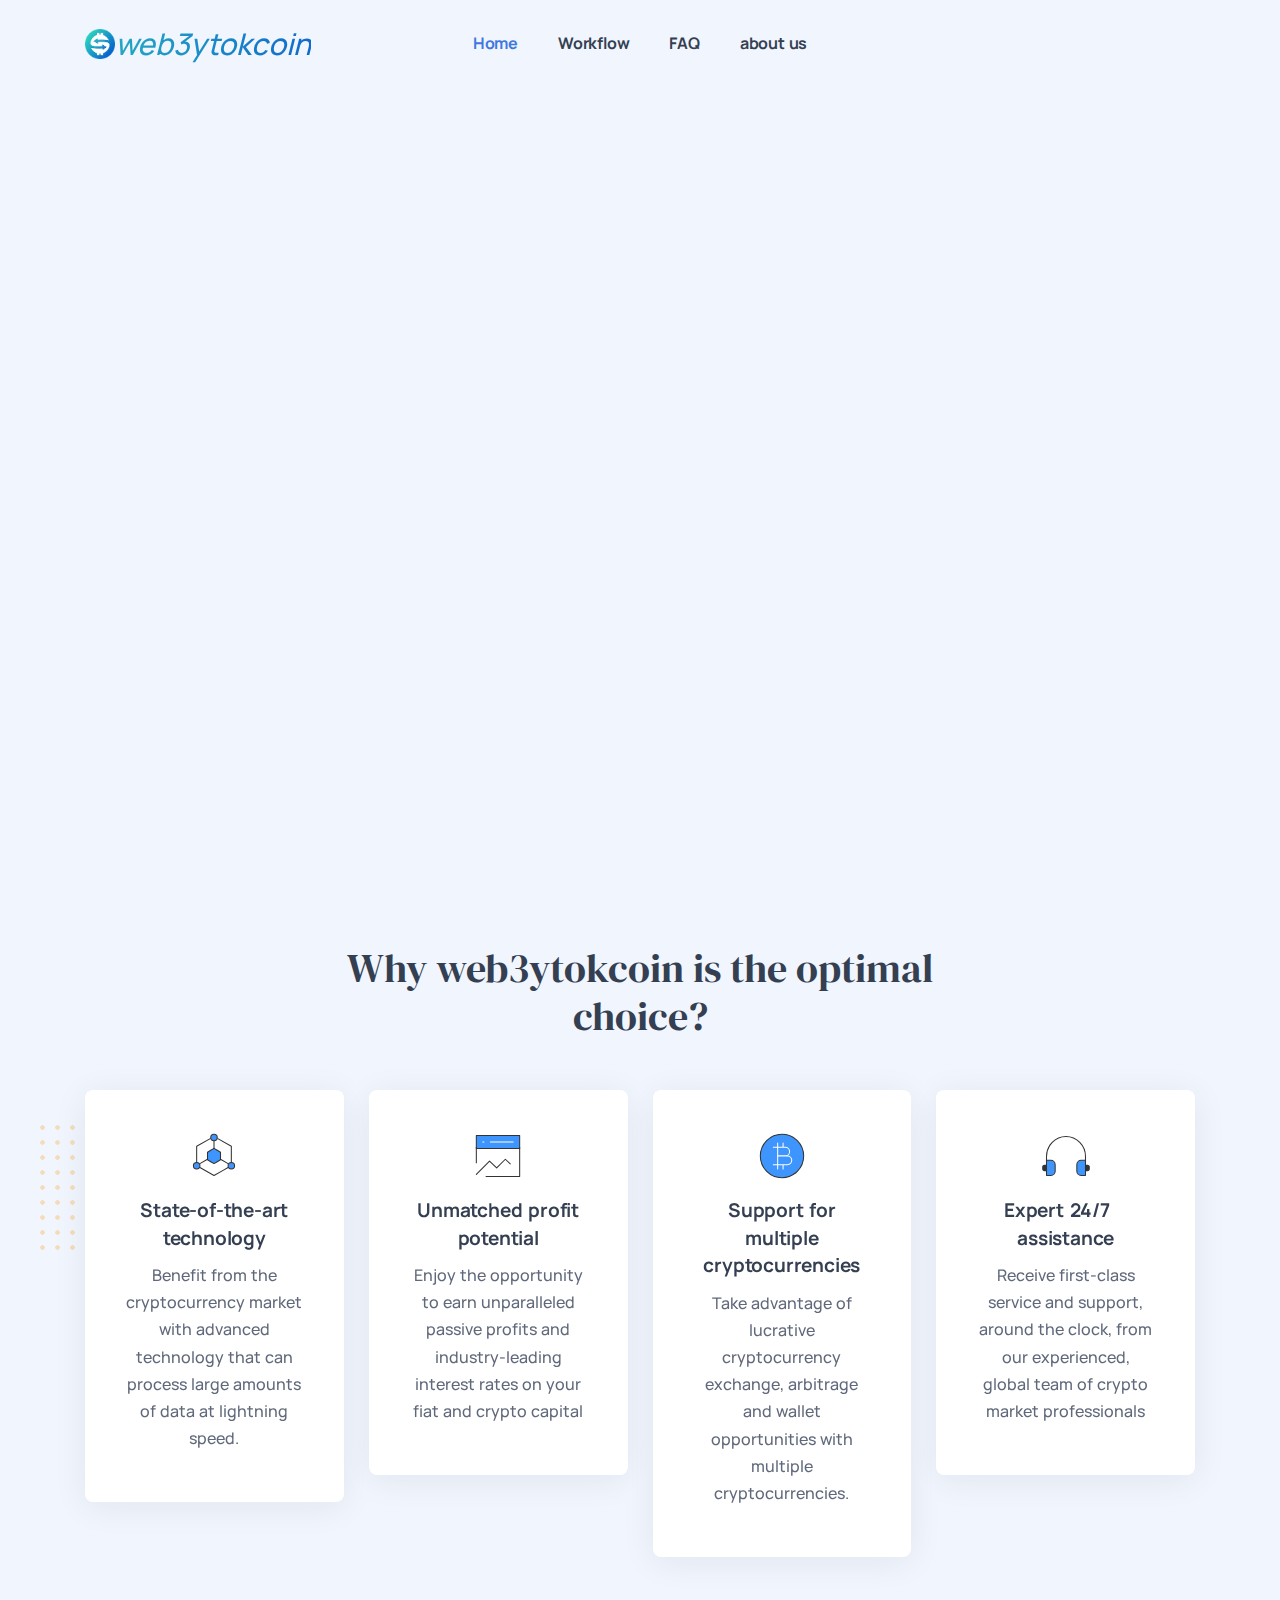
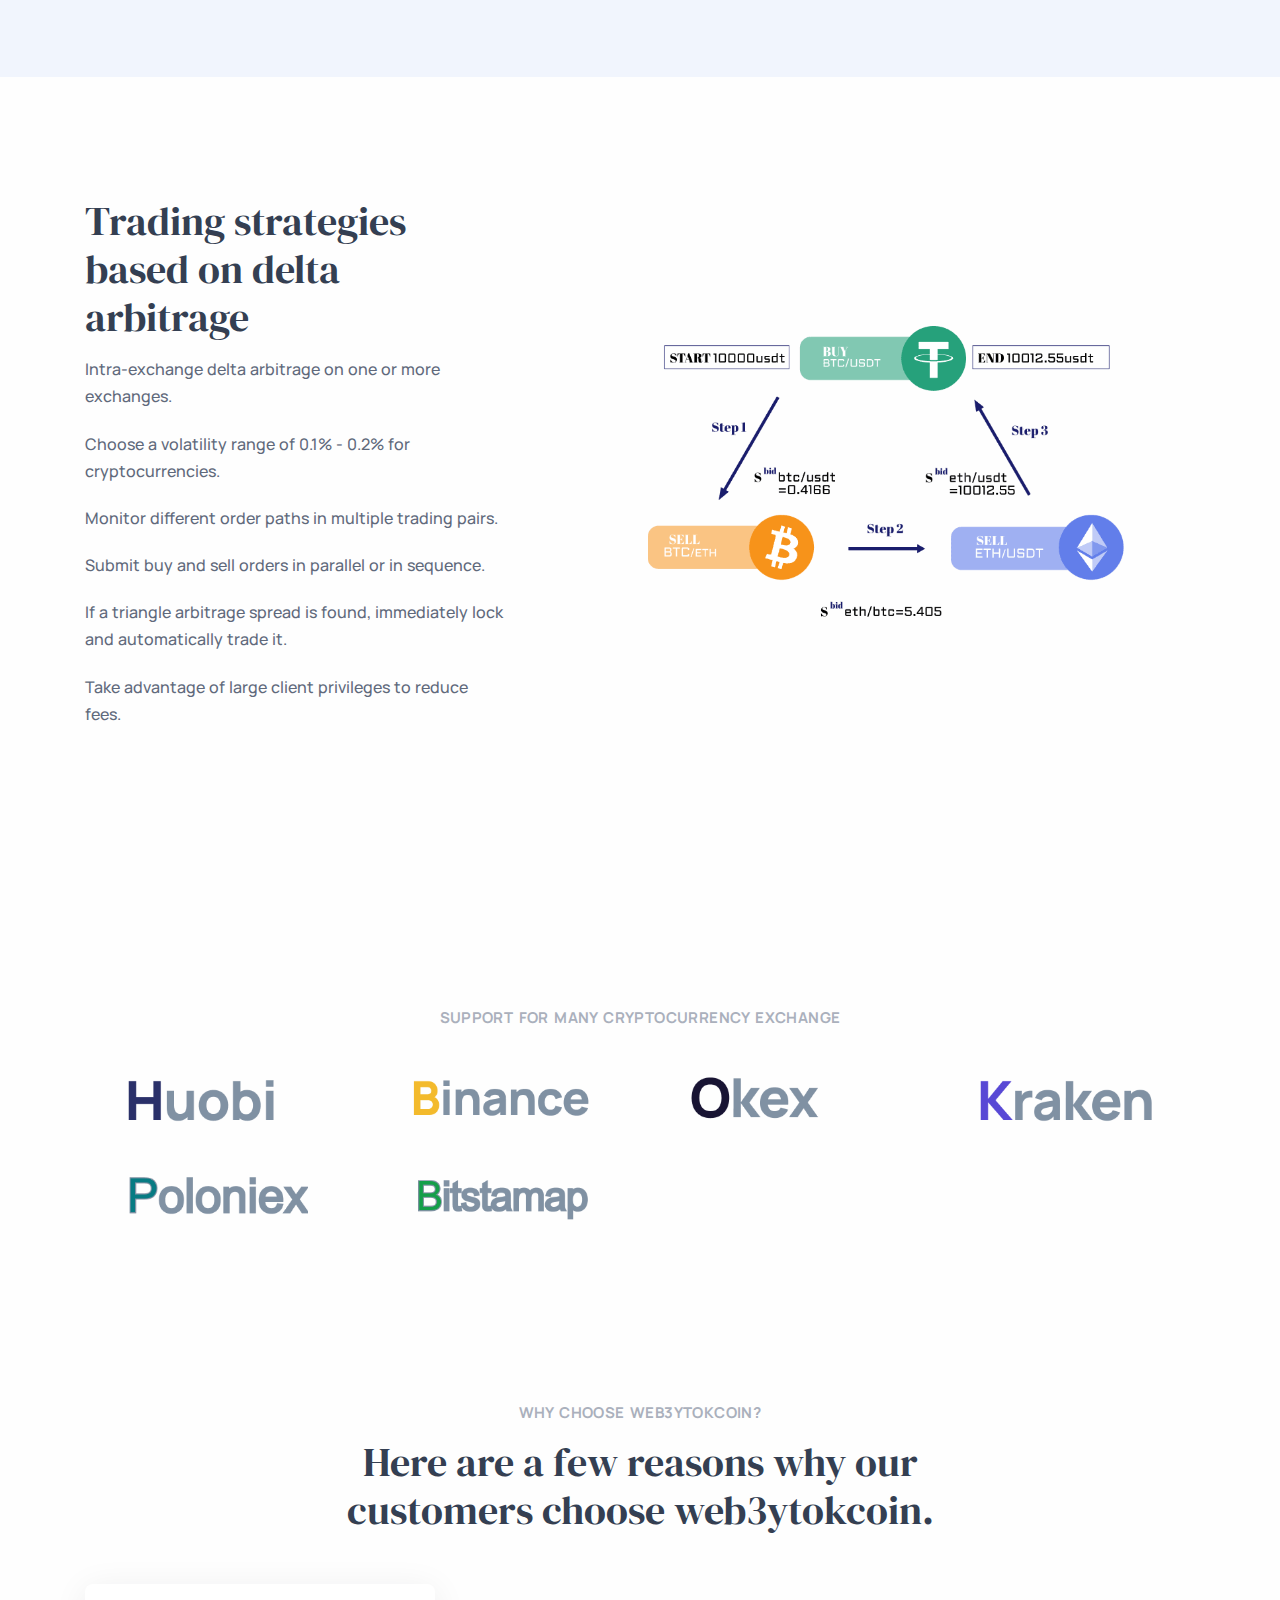
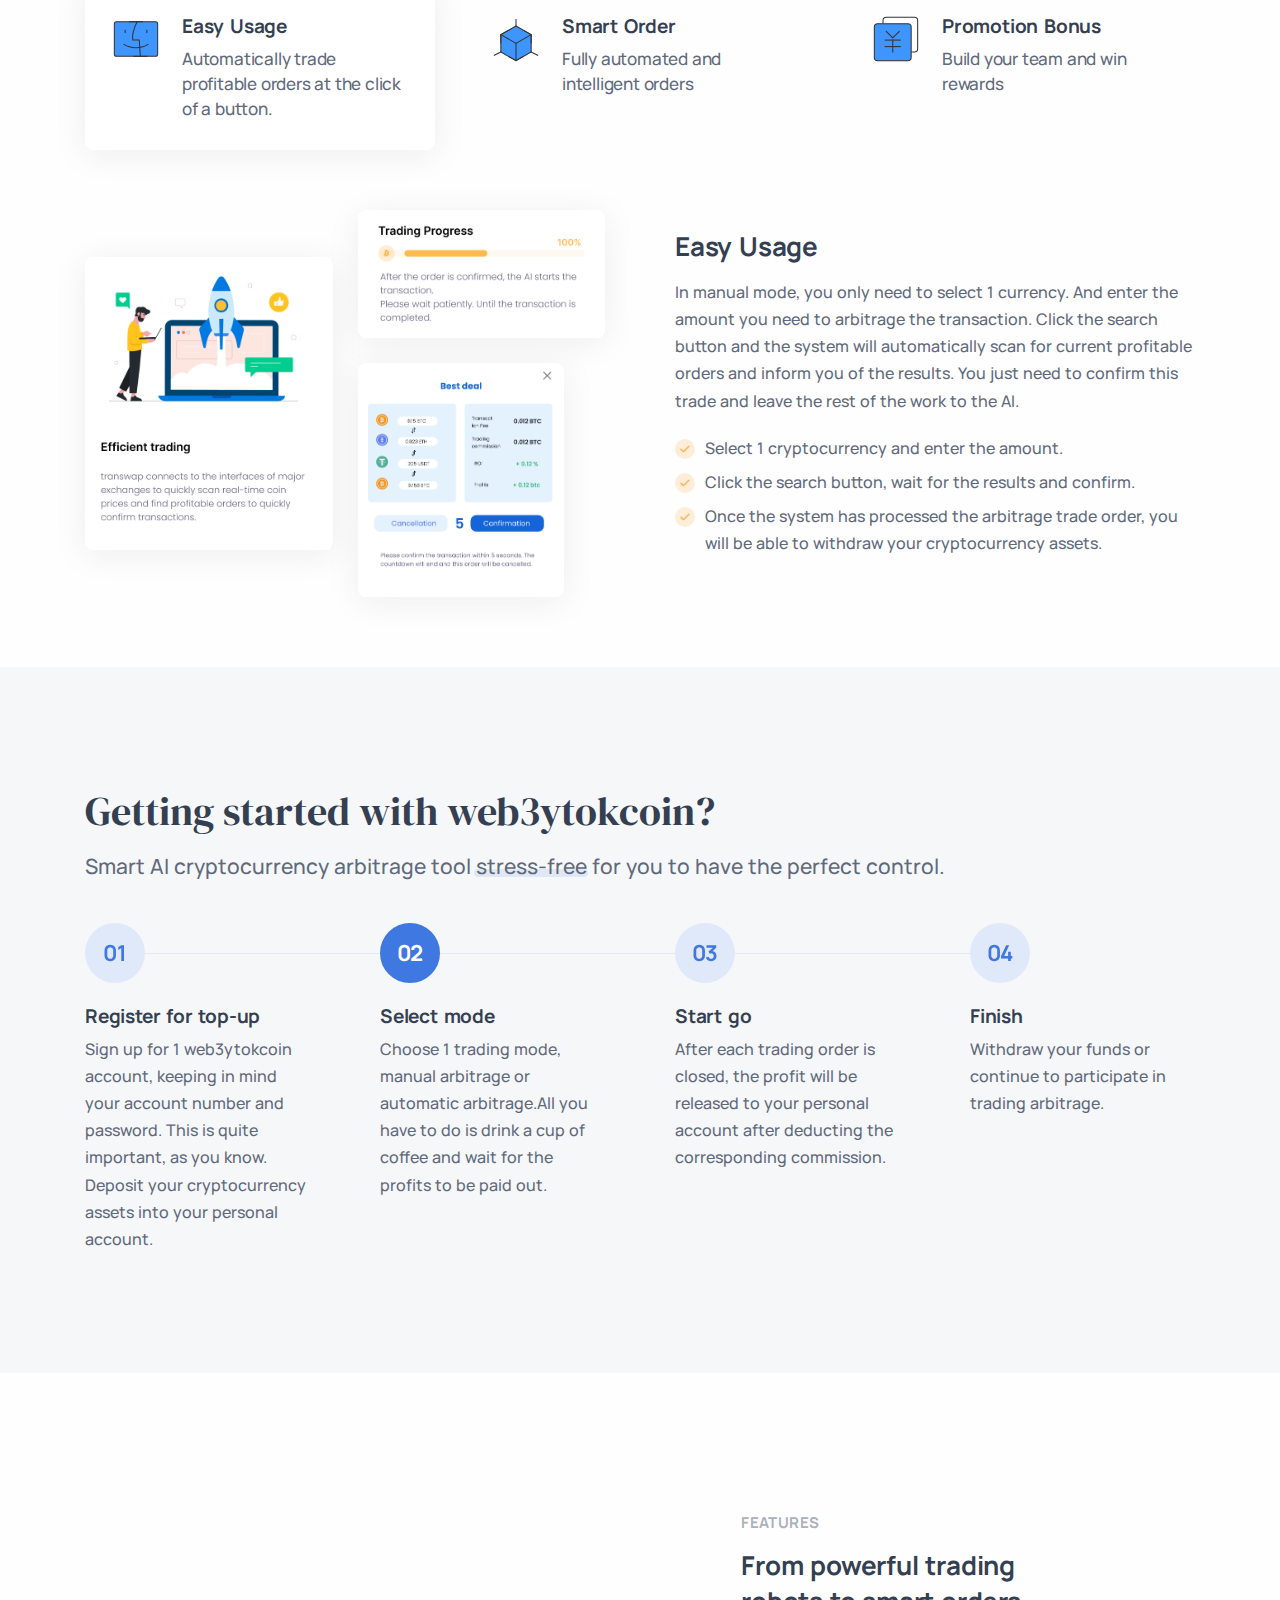
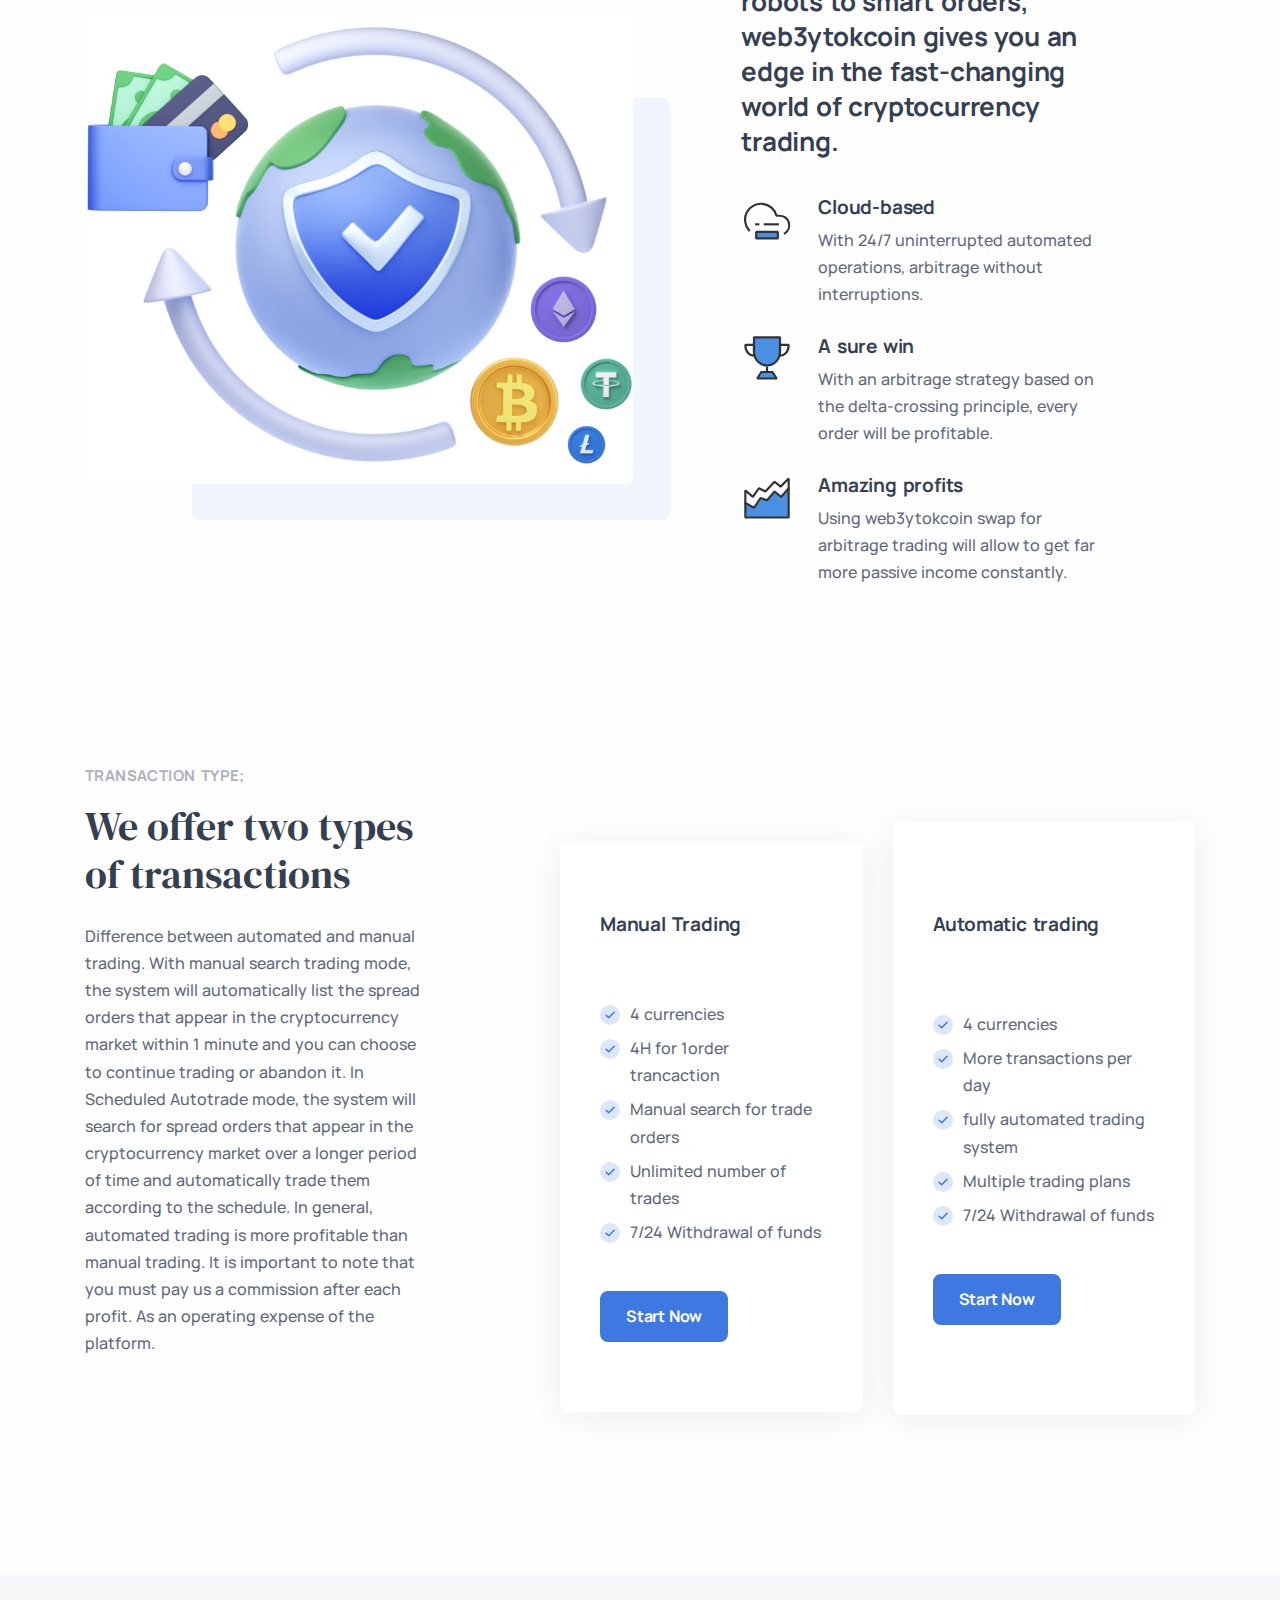
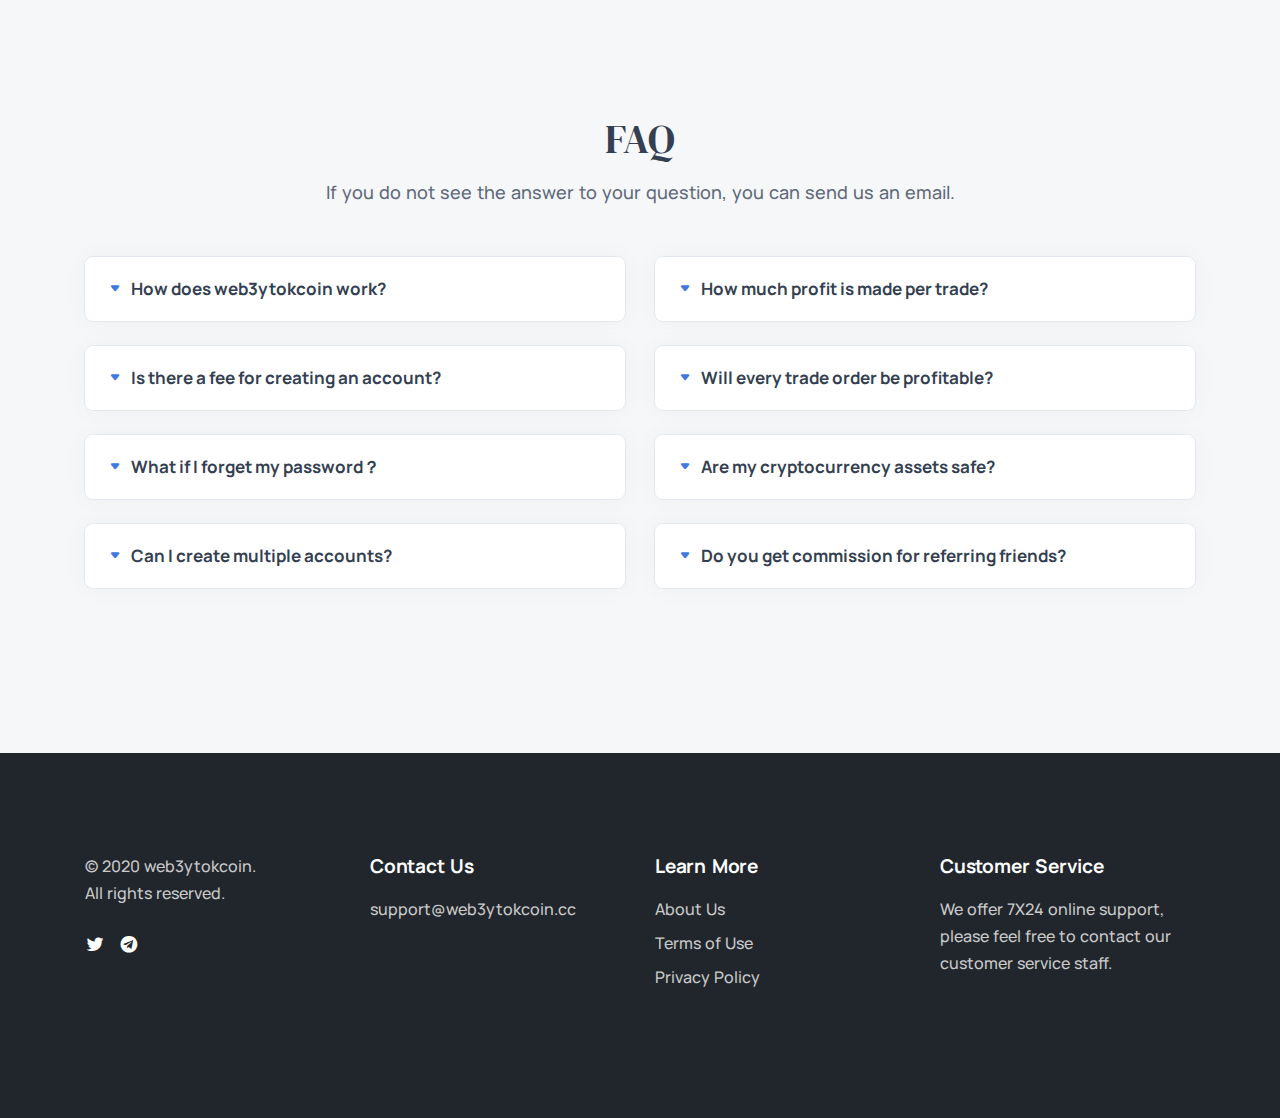
<file: index.html>
<html lang="en">

<head>
  <meta charset="utf-8">
  <meta name="viewport" content="width=device-width, initial-scale=1.0">
  <meta name="description" content="web3ytokcoin is a cryptocurrency arbitrage trading system where you can search for profitable opportunities and profit perfectly.">
  <meta name="author" content="elemis">
  <title>web3ytokcoin  & Cryptocurrency Arbitrage Trading</title>
  <link rel="shortcut icon" href="dev/assets/img/Group 36703.png">
  <link rel="stylesheet" href="dev/assets/css/plugins.css">
  <link rel="stylesheet" href="dev/assets/css/style.css">
    <link rel="stylesheet" href="dev/assets/css/custom.css">

  <link rel="preload" href="dev/assets/css/fonts/dm.css" as="style" onload="this.rel='stylesheet'">
</head>

<body>
<div class="content-wrapper">
<header class="wrapper bg-soft-primary">
      <nav class="navbar navbar-expand-lg classic transparent navbar-light">
        <div class="container flex-lg-row flex-nowrap align-items-center">
          <div class="navbar-brand w-100">
            <a href="index.html" class="logo-div">
              <img class="w-6" src="./dev/assets/img/logo.png" srcset="./dev/assets/img/logo@2x.png 2x" alt="" />
              <span class="gradient-text">web3ytokcoin</span>
              </a>
          </div>
          <div class="navbar-collapse offcanvas offcanvas-nav offcanvas-start">
            <div class="offcanvas-header d-lg-none">
				<h3 class="text-white fs-30 mb-0">web3ytokcoin</h3>
              <button type="button" class="btn-close btn-close-white" data-bs-dismiss="offcanvas" aria-label="Close"></button>
            </div>
            <div class="offcanvas-body ms-lg-auto d-flex flex-column h-100">
              <ul class="navbar-nav">
				  <li class="nav-item dropdown dropdown-mega">
                 <li class="nav-item"><a class="nav-link scroll active" href="index.html#home">Home</a></li>
				  <a class="nav-link scroll" href="#Workflow">Workflow</a>
				  <a class="nav-link scroll" href="#FAQ">FAQ</a>
				   <a class="nav-link" href="dev/about us.html">about us</a>				  
				   <!-- /.navbar-nav -->
              <div class="offcanvas-footer d-lg-none">
                <div>
                  <a href="mailto:first.last@email.com" class="link-inverse">Contact Us</a>
                  <br /> support@web3ytokcoin.cc<br />
                  <nav class="nav social social-white mt-4">
                    <a href="https://twitter.com/"><i class="uil uil-twitter"></i></a>
				<a href="https://t.me/web3ytokcoinGlobal"><i class="uil uil-telegram"></i></a>
                  </nav>
                  <!-- /.social -->
                </div>
              </div>
              <!-- /.offcanvas-footer -->
            </div>
            <!-- /.offcanvas-body -->
          </div>
          <!-- /.navbar-collapse -->
			  <div class="navbar-other w-100 d-flex ms-auto">
            <ul class="navbar-nav flex-row align-items-center ms-auto">
              <li class="nav-item d-lg-none">
                <button class="hamburger offcanvas-nav-btn"><span></span></button>
              </li>
             
    </header>
	<!-- /header -->
<section id="home">
    <section class="wrapper bg-soft-primary">
      <div class="container pt-10 pb-12 pt-md-14 pb-md-17">
        <div class="row gx-lg-8 gx-xl-12 gy-10 align-items-center">
          <div class="col-md-10 offset-md-1 offset-lg-0 col-lg-5 mt-lg-n2 text-center text-lg-start order-2 order-lg-0" data-cues="slideInDown" data-group="page-title" data-delay="600">
            <h1 class="display-1 mb-5 mx-md-10 mx-lg-0">Cross-platform, multi-currency delta arbitrage trading  <br /><span class="typer text-primary text-nowrap" data-delay="100" data-words="Artificial intelligence, stable profitability, amazing profits"></span><span class="cursor text-primary" data-owner="typer"></span></h1>
            <p class="lead fs-lg mb-7">Cross arbitrage chain in single window interface to trade any crypto asset at the best rate.No complicated configuration scheme, one click operation, perfect profit. Newbie is expert.</p>
            <div class="d-flex justify-content-center justify-content-lg-start" data-cues="slideInDown" data-group="page-title-buttons" data-delay="900">
              <span><a href="https://app.web3ytokcoin.com" class="btn btn-lg btn-primary rounded me-2">Get Started</a></span>
            </div>
          </div>
          <!-- /column -->
          <div class="col-lg-7">
            <div class="row">
              <div class="col-3 offset-1 offset-lg-0 col-lg-4 d-flex flex-column" data-cues="zoomIn" data-group="col-start" data-delay="300">
                <div class="ms-auto mt-auto"><img class="img-fluid rounded shadow-lg" src="dev/assets/img/photos/sa20.png" srcset="/dev/assets/img/photos/sa20@2x.png 2x" alt="" /></div>
                <div class="ms-auto mt-5 mb-10"><img class="img-fluid rounded shadow-lg" src="dev/assets/img/photos/Frame 240.png"  /></div>
              </div>
              <!-- /column -->
              <div class="col-4 col-lg-5" data-cue="zoomIn">
                <div><img class="w-100 img-fluid rounded shadow-lg" src="dev/assets/img/photos/shou1dong.png" srcset="/dev/assets/img/photos/shou1dong@2x.png 2x" alt="" /></div>
              </div>
              <!-- /column -->
              <div class="col-3 d-flex flex-column" data-cues="zoomIn" data-group="col-end" data-delay="300">
                <div class="mt-auto"><img class="img-fluid rounded shadow-lg" src="dev/assets/img/photos/sa21.png" srcset="/dev/assets/img/photos/sa21@2x.png 2x" alt="" /></div>
                <div class="mt-5"><img class="img-fluid rounded shadow-lg" src="dev/assets/img/photos/Frame 239.png" srcset="/dev/assets/img/photos/sa19@2x.png 2x" alt="" />&nbsp;</div>
                <div class="mt-5 mb-10"><img class="img-fluid rounded shadow-lg" src="dev/assets/img/photos/Component 10.png"  alt="" /></div>
              </div>
              <!-- /column -->
            </div>
            <!-- /.row -->
          </div>
          <!-- /column -->
        </div>
        <!-- /.row -->
      </div>
      <!-- /.container -->
    </section>
    <!-- /section -->
	<section class="wrapper bg-soft-primary">
  <div class="container py-14 py-md-16 text-center">
    <div class="row">
      <div class="col-md-10 offset-md-1 col-lg-8 offset-lg-2">
        <h3 class="display-4 mb-10 px-xl-10">Why web3ytokcoin is the optimal choice?</h3>
      </div>
      <!-- /column -->
    </div>
    <!-- /.row -->
    <div class="position-relative">
      <div class="shape rounded-circle bg-soft-blue rellax w-16 h-16" data-rellax-speed="1" style="bottom: -0.5rem; right: -2.2rem; z-index: 0;"></div>
      <div class="shape bg-dot yellow rellax w-16 h-17" data-rellax-speed="1" style="top: -0.5rem; left: -2.5rem; z-index: 0;"></div>
      <div class="row gx-md-5 gy-5 text-center">
        <div class="col-md-6 col-xl-3">
          <div class="card shadow-lg">
            <div class="card-body">
              <img src="dev/assets/img/photos/blockchain 1.svg" class="svg-inject icon-svg icon-svg-md text-yellow mb-3" alt="" />
              <h4>State-of-the-art technology</h4>
              <p class="mb-2">Benefit from the cryptocurrency market with advanced technology that can process large amounts of data at lightning speed.</p>
            </div>
            <!--/.card-body -->
          </div>
          <!--/.card -->
        </div>
        <!--/column -->
        <div class="col-md-6 col-xl-3">
          <div class="card shadow-lg">
            <div class="card-body">
              <img src="dev/assets/img/photos/analysis 1.svg" class="svg-inject icon-svg icon-svg-md text-red mb-3" alt="" />
              <h4>Unmatched profit potential</h4>
              <p class="mb-2">Enjoy the opportunity to earn unparalleled passive profits and industry-leading interest rates on your fiat and crypto capital</p>
            </div>
            <!--/.card-body -->
          </div>
          <!--/.card -->
        </div>
        <!--/column -->
        <div class="col-md-6 col-xl-3">
          <div class="card shadow-lg">
            <div class="card-body">
              <img src="dev/assets/img/photos/bitcoin 1.svg" class="svg-inject icon-svg icon-svg-md text-green mb-3" alt="" />
              <h4>Support for multiple cryptocurrencies</h4>
              <p class="mb-2">Take advantage of lucrative cryptocurrency exchange, arbitrage and wallet opportunities with multiple cryptocurrencies.</p>
            </div>
            <!--/.card-body -->
          </div>
          <!--/.card -->
        </div>
        <!--/column -->
        <div class="col-md-6 col-xl-3">
          <div class="card shadow-lg">
            <div class="card-body">
              <img src="dev/assets/img/photos/headset 1.svg" class="svg-inject icon-svg icon-svg-md text-blue mb-3" alt="" />
              <h4>Expert 24/7&nbsp; &nbsp; assistance</h4>
              <p class="mb-2">Receive first-class service and support, around the clock, from our experienced, global team of crypto market professionals</p>
            </div>
            <!--/.card-body -->
          </div>
          <!--/.card -->
        </div>
        <!--/column -->
      </div>
      <!--/.row -->
    </div>
    <!-- /.position-relative -->
  </div>
  <!-- /.container -->
</section>
<!-- /section -->
	<section class="wrapper bg-light">
  <div class="container py-14 py-md-16">
    <div class="row gy-10 gx-lg-8 gx-xl-12 align-items-center">
      <div class="col-lg-7 order-lg-2 position-relative">
        <figure><img class="w-auto" src="dev/assets/img/illustrations/Group 3330.png" srcset="/dev/assets/img/illustrations/Group 3330.png" alt="" /></figure>
      </div>
      <!--/column -->
      <div class="col-lg-5">
        <h2 class="display-4 mb-3">Trading strategies based on delta arbitrage</h2>
        <p>Intra-exchange delta arbitrage on one or more exchanges.</p>
		  <p>Choose a volatility range of 0.1% - 0.2% for cryptocurrencies.</p>
		  <p>Monitor different order paths in multiple trading pairs.</p>
			<p>Submit buy and sell orders in parallel or in sequence.</p>
		  <p>If a triangle arbitrage spread is found, immediately lock and automatically trade it.</p>
		  <p>Take advantage of large client privileges to reduce fees.</p>
		  
      </div>
      <!--/column -->
    </div>
    <!--/.row -->
  </div>
  <!-- /.container -->
</section>
<!-- /section -->
	<section id="Workflow">
    <section class="wrapper bg-light">
      <div class="container py-14 pt-md-17 pb-md-5">
        <h2 class="fs-15 text-uppercase text-muted text-center mb-8">Support for many cryptocurrency exchange</h2>
        <div class="px-lg-5 mb-14 mb-md-19">
          <div class="row gx-0 gx-md-8 gx-xl-12 gy-8 align-items-center">
            <div class="col-4 col-md-3">
              <figure class="px-5 px-md-0 px-lg-2 px-xl-3 px-xxl-4"><img src="dev/assets/img/brands/Frame 293.png" alt="" /></figure>
            </div>
            <!--/column -->
            <div class="col-4 col-md-3">
              <figure class="px-5 px-md-0 px-lg-2 px-xl-3 px-xxl-4"><img src="dev/assets/img/brands/Frame 294.png" alt="" /></figure>
            </div>
            <!--/column -->
            <div class="col-4 col-md-3">
              <figure class="px-5 px-md-0 px-lg-2 px-xl-3 px-xxl-4"><img src="dev/assets/img/brands/Frame 297.png" alt="" /></figure>
            </div>
            <!--/column -->
            <div class="col-4 col-md-3">
              <figure class="px-5 px-md-0 px-lg-2 px-xl-3 px-xxl-4"><img src="dev/assets/img/brands/Frame 296@2x.png" alt="" /></figure>
            </div>
            <!--/column -->
            <div class="col-4 col-md-3">
              <figure class="px-5 px-md-0 px-lg-2 px-xl-3 px-xxl-4"><img src="dev/assets/img/brands/Frame 301.png" alt="" /></figure>
            </div>
            <!--/column -->
            <div class="col-4 col-md-3">
              <figure class="px-5 px-md-0 px-lg-2 px-xl-3 px-xxl-4"><img src="dev/assets/img/brands/Frame 300.png" alt="" /></figure>
            </div>
            <!--/column -->
          </div>
          <!--/.row -->
        </div>
        <!-- /div -->
        <div class="row">
          <div class="col-md-10 offset-md-1 col-lg-8 offset-lg-2 mx-auto text-center">
            <h2 class="fs-15 text-uppercase text-muted mb-3">Why Choose web3ytokcoin?</h2>
            <h3 class="display-4 mb-10 px-xl-10 px-xxl-15">Here are a few reasons why our customers choose web3ytokcoin.</h3>
          </div>
          <!-- /column -->
        </div>
        <!-- /.row -->
        <ul class="nav nav-tabs nav-tabs-bg nav-tabs-shadow-lg d-flex justify-content-between nav-justified flex-lg-row flex-column">
          <li class="nav-item"> <a class="nav-link d-flex flex-row active" data-bs-toggle="tab" href="index.html#tab2-1">
              <div><img src="dev/assets/img/photos/mac-finder 1.svg" class="svg-inject icon-svg icon-svg-md text-yellow me-4" alt="" /></div>
              <div>
                <h4 class="mb-1">Easy Usage</h4>
                <p>Automatically trade profitable orders at the click of a button.</p>
              </div>
            </a> </li>
          <li class="nav-item"> <a class="nav-link d-flex flex-row" data-bs-toggle="tab" href="index.html#tab2-2">
              <div><img src="dev/assets/img/photos/coordinate-system 1.svg" class="svg-inject icon-svg icon-svg-md text-green me-4" alt="" /></div>
              <div>
                <h4 class="mb-1">Smart Order</h4>
                <p>Fully automated and intelligent orders</p>
              </div>
            </a> </li>
          <li class="nav-item"> <a class="nav-link d-flex flex-row" data-bs-toggle="tab" href="index.html#tab2-3">
              <div><img src="dev/assets/img/photos/financing-two 1.svg" class="svg-inject icon-svg icon-svg-md text-red me-4" alt="" /></div>
              <div>
                <h4 class="mb-1">Promotion Bonus</h4>
                <p>Build your team and win rewards</p>
              </div>
            </a> </li>
        </ul>
        <!-- /.nav-tabs -->
        <div class="tab-content mt-6 mt-lg-8 mb-md-9">
          <div class="tab-pane fade show active" id="tab2-1">
            <div class="row gx-lg-8 gx-xl-12 gy-10 align-items-center">
              <div class="col-lg-6">
                <div class="row gx-md-5 gy-5 align-items-center">
                  <div class="col-6">
                    <img class="img-fluid rounded shadow-lg d-flex ms-auto" src="dev/assets/img/photos/Frame 303.png" srcset="/dev/assets/img/photos/Frame 303.png" alt="" />
                  </div>
                  <!-- /column -->
                  <div class="col-6">
                    <img class="img-fluid rounded shadow-lg mb-5" src="dev/assets/img/photos/Frame 304.png" srcset="/dev/assets/img/photos/Frame 304.png" alt="" />
                    <img class="img-fluid rounded shadow-lg d-flex col-10" src="dev/assets/img/photos/tanchuang.png" srcset="/dev/assets/img/photos/tanchuang.png" alt="" />
                  </div>
                  <!-- /column -->
                </div>
                <!-- /.row -->
              </div>
              <!--/column -->
              <div class="col-lg-6">
                <h2 class="mb-3">Easy Usage</h2>
                <p>In manual mode, you only need to select 1 currency. And enter the amount you need to arbitrage the transaction. Click the search button and the system will automatically scan for current profitable orders and inform you of the results. You just need to confirm this trade and leave the rest of the work to the AI.</p>
                <ul class="icon-list bullet-bg bullet-soft-yellow">
                  <li><i class="uil uil-check"></i>Select 1 cryptocurrency and enter the amount.</li>
                  <li><i class="uil uil-check"></i>Click the search button, wait for the results and confirm.</li>
                  <li><i class="uil uil-check"></i>Once the system has processed the arbitrage trade order, you will be able to withdraw your cryptocurrency assets.</li>
                </ul>
              </div>
              <!--/column -->
            </div>
            <!--/.row -->
          </div>
          <!--/.tab-pane -->
          <div class="tab-pane fade" id="tab2-2">
            <div class="row gx-lg-8 gx-xl-12 gy-10 align-items-center">
              <div class="col-lg-6 order-lg-2">
                <div class="row gx-md-5 gy-5">
                  <div class="col-5">
                    <img class="img-fluid rounded shadow-lg my-5 d-flex ms-auto" src="dev/assets/img/photos/Frame 238.png" srcset="/dev/assets/img/photos/Frame 238@2x.png 2x" alt="" />
                    <img class="img-fluid rounded shadow-lg d-flex col-10 ms-auto" src="dev/assets/img/photos/Vector.png" srcset="/dev/assets/img/photos/sa10@2x.jpg 2x" alt="" />
                  </div>
                  <!-- /column -->
                  <div class="col-7">
                    <img class="img-fluid rounded shadow-lg mb-5" src="dev/assets/img/photos/sa11.jpg" srcset="/dev/assets/img/photos/sa11@2x.jpg 2x" alt="" />
                    <img class="img-fluid rounded shadow-lg d-flex col-11" src="dev/assets/img/photos/Frame 306.png" srcset="/dev/assets/img/photos/Frame 306.png" alt="" />
                  </div>
                  <!-- /column -->
                </div>
                <!-- /.row -->
              </div>
              <!--/column -->
              <div class="col-lg-6">
                <h2 class="mb-3">Fast Transactions</h2>
                <p>In automatic trading mode, the user selects 1 plan to trade. The process of searching for orders will be done entirely by artificial intelligence, which will automatically filter the more profitable trading opportunities. Profits from each order will be automatically released to your account after deducting commissions.</p>
                <ul class="icon-list bullet-bg bullet-soft-green">
                  <li><i class="uil uil-check"></i>The trading process is intelligent and automatically searches for profitable orders.</li>
                  <li><i class="uil uil-check"></i> There are several trading plans to choose from.</li>
                  <li><i class="uil uil-check"></i>Each trading plan contains a different number of tradable opportunities.</li>
                </ul>
              </div>
              <!--/column -->
            </div>
            <!--/.row -->
          </div>
          <!--/.tab-pane -->
          <div class="tab-pane fade" id="tab2-3">
            <div class="row gx-lg-8 gx-xl-12 gy-10 align-items-center">
              <div class="col-lg-6">
                <div class="row gx-md-5 gy-5">
                  <div class="col-6">
                    <img class="img-fluid rounded shadow-lg mb-5" src="dev/assets/img/photos/Group 1.png" srcset="/dev/assets/img/photos/Group 1@2x.png 2x" alt="" />
                    <img class="img-fluid rounded shadow-lg d-flex col-10 ms-auto" src="dev/assets/img/photos/Frame 09.png" srcset="/dev/assets/img/photos/Frame 09@2x.png 2x" alt="" />
                  </div>
                  <!-- /column -->
                  <div class="col-6">
                    <img class="img-fluid rounded shadow-lg my-5" src="dev/assets/img/photos/Frame 21.png" srcset="/dev/assets/img/photos/Frame 21@2x.png 2x" alt="" />
                    <img class="img-fluid rounded shadow-lg d-flex col-10" src="dev/assets/img/photos/Frame 05.png" srcset="/dev/assets/img/photos/Frame 05@2x.png 2x" alt="" />
                  </div>
                  <!-- /column -->
                </div>
                <!-- /.row -->
              </div>
              <!--/column -->
              <div class="col-lg-6">
                <h2 class="mb-3">Referral Bonuses</h2>
                <p>We offer a well-established team bonus. You will be rewarded with commissions when your friends sign up to trade through the invitation link.</p>
                <ul class="icon-list bullet-bg bullet-soft-red">
                  <li><i class="uil uil-check"></i>Sign up through the invitation link and become a permanent subordinate.</li>
                  <li><i class="uil uil-check"></i>5 level team bonus.</li>
                  <li><i class="uil uil-check"></i>5%, 3%, 2%, 1%, 1%</li>
                  <li><i class="uil uil-check"></i>If you are a team leader, please contact us. You will receive a superb team management bonus. (Separate application required)</li>
                </ul>
              </div>
              <!--/column -->
            </div>
            <!--/.row -->
          </div>
          <!--/.tab-pane -->
        </div>
        <!-- /.tab-content -->
      </div>
      <!-- /.container -->
    </section>
    <!-- /section -->
	<section class="wrapper bg-gray">
  <div class="container py-14 py-md-16 ">
    <h2 class="display-4 mb-3">Getting started with web3ytokcoin?</h2>
    <p class="lead fs-lg mb-8">Smart AI cryptocurrency arbitrage tool <span class="underline">stress-free</span> for you to have the perfect control.</p>
    <div class="row gx-lg-8 gx-xl-12 gy-6 process-wrapper line">
      <div class="col-md-6 col-lg-3"> <span class="icon btn btn-circle btn-lg btn-soft-primary disabled mb-4"><span class="number">01</span></span>
        <h4 class="mb-1">Register for top-up</h4>
        <p class="mb-0">Sign up for 1 web3ytokcoin account, keeping in mind your account number and password. This is quite important, as you know. Deposit your cryptocurrency assets into your personal account.</p>
      </div>
      <!--/column -->
      <div class="col-md-6 col-lg-3"> <span class="icon btn btn-circle btn-lg btn-primary disabled mb-4"><span class="number">02</span></span>
        <h4 class="mb-1">Select mode</h4>
        <p class="mb-0"> Choose 1 trading mode, manual arbitrage or automatic arbitrage.All you have to do is drink a cup of coffee and wait for the profits to be paid out.</p>
      </div>
      <!--/column -->
      <div class="col-md-6 col-lg-3"> <span class="icon btn btn-circle btn-lg btn-soft-primary disabled mb-4"><span class="number">03</span></span>
        <h4 class="mb-1">Start go</h4>
        <p class="mb-0">After each trading order is closed, the profit will be released to your personal account after deducting the corresponding commission.</p>
      </div>
      <!--/column -->
      <div class="col-md-6 col-lg-3"> <span class="icon btn btn-circle btn-lg btn-soft-primary disabled mb-4"><span class="number">04</span></span>
        <h4 class="mb-1">Finish</h4>
        <p class="mb-0">Withdraw your funds or continue to participate in trading arbitrage.</p>
      </div>
      <!--/column -->
    </div>
    <!--/.row -->
  </div>
  <!-- /.container -->
</workflow>
<!-- /section -->
		<section id="testimonials">
			
<!-- /section --> <section class="wrapper bg-light">
      <div class="container py-14 py-md-17">
        <div class="row gy-10 gy-sm-13 gx-lg-3 align-items-center mb-14 mb-md-19">
          <div class="col-md-8 col-lg-6 position-relative">
<div class="shape rounded bg-soft-primary rellax d-md-block" data-rellax-speed="0" style="bottom: -1.8rem; right: -1.5rem; width: 85%; height: 90%; "></div>
            <figure class="rounded"><img src="dev/assets/img/photos/3d8.png" srcset="/dev/assets/img/photos/3d8.png" alt=""></figure>
          </div>
          <!--/column -->
          <div class="col-lg-5 col-xl-4 offset-lg-1">
            <h2 class="fs-15 text-uppercase text-muted mb-3">Features</h2>
            <h2 class="display-9 mb-7">From powerful trading robots to smart orders, web3ytokcoin gives you an edge in the fast-changing world of cryptocurrency trading.</h2>
            <div class="d-flex flex-row mb-5">
              <div>
                <img src="dev/assets/img/photos/network-drive.svg" class="svg-inject icon-svg icon-svg-md text-yellow me-5" alt="" />
              </div>
              <div>
                <h4 class="mb-1">Cloud-based</h4>
                <p class="mb-0">With 24/7 uninterrupted automated operations, arbitrage without interruptions.</p>
              </div>
            </div>
            <div class="d-flex flex-row mb-5">
              <div>
                <img src="dev/assets/img/photos/trophy.svg" class="svg-inject icon-svg icon-svg-md text-green me-5" alt="" />
              </div>
              <div>
                <h4 class="mb-1">A sure win</h4>
                <p class="mb-0">With an arbitrage strategy based on the delta-crossing principle, every order will be profitable.</p>
              </div>
            </div>
            <div class="d-flex flex-row">
              <div>
                <img src="dev/assets/img/photos/2area-map (1).svg" class="svg-inject icon-svg icon-svg-md text-red me-5" alt="" />
              </div>
              <div>
                <h4 class="mb-1">Amazing profits</h4>
                <p class="mb-0">Using web3ytokcoin swap for arbitrage trading will allow to get far more passive income constantly.</p>
              </div>
            </div>
          </div>
          <!--/column -->
        </div>
        <!--/.row -->
		  
        <div class="row gy-6 align-items-center">
          <div class="col-lg-4">
            <h2 class="fs-15 text-uppercase text-muted mb-3">Transaction Type;</h2>
            <h3 class="display-4 mb-5">We offer two types of transactions</h3>
            <p class="mb-5">Difference between automated and manual trading.
With manual search trading mode, the system will automatically list the spread orders that appear in the cryptocurrency market within 1 minute and you can choose to continue trading or abandon it.
In Scheduled Autotrade mode, the system will search for spread orders that appear in the cryptocurrency market over a longer period of time and automatically trade them according to the schedule.
In general, automated trading is more profitable than manual trading.
It is important to note that you must pay us a commission after each profit. As an operating expense of the platform.
</p>
<p class="mb-5">&nbsp;</p>
          </div>
          <!--/column -->
          <div class="col-lg-7 offset-lg-1 pricing-wrapper">
<div class="row gy-6 mt-5">
            <div class="col-md-6">
                <div class="pricing card shadow-lg">
                  <div class="card-body pb-12">
                    <div class="prices text-dark">
                      <div class="price price-show">
                        <h4 class="card-title mt-2">Manual Trading</h4>
                      </div>
                    </div>
                    <!--/.prices -->
                    
                    <ul class="icon-list bullet-bg bullet-soft-primary mt-8 mb-9">
                      <li><i class="uil uil-check"></i><span>4 currencies </span></li>
                      <li><i class="uil uil-check"></i><span>4H for 1order trancaction  </span></li>
                      <li><i class="uil uil-check"></i><span>Manual search for trade orders </span></li>
                      <li><i class="uil uil-check"></i><span> Unlimited number of trades</span></li>
                      <li><i class="uil uil-check"></i><span> 7/24 <span>Withdrawal of funds</span></li>
                    </ul>
                    <a href="https://app.web3ytokcoin.cc" class="btn btn-primary rounded">Start Now</a>
                  </div>
                  <!--/.card-body -->
                </div>
                <!--/.pricing -->
          </div>
              <!--/column -->
              <div class="col-md-6 popular">
                <div class="pricing card shadow-lg">
                  <div class="card-body pb-12">
                    <div class="prices text-dark">
                      <h4 class="card-title mt-2">Automatic trading</h4>
                    </div>
                    <!--/.prices -->
                    
                    <ul class="icon-list bullet-bg bullet-soft-primary mt-8 mb-9">
                      <li><i class="uil uil-check"></i><span>4 currencies </span></li>
                      <li><i class="uil uil-check"></i><span>More transactions per day </span></li>
                      <li><i class="uil uil-check"></i><span> fully automated trading system </span></li>
                      <li><i class="uil uil-check"></i><span> Multiple trading plans </span></li>
                      <li><i class="uil uil-check"></i><span> 7/24 Withdrawal of funds</span></li>
                    </ul>
<a href="https://app.web3ytokcoin.cc" class="btn btn-primary rounded">Start Now</a>
                  </div>
                  <!--/.card-body -->
                </div>
                <!--/.pricing -->
              </div>
              <!--/column -->
            </div>
            <!--/.row -->
          </div>
          <!--/column -->
        </div>
        <!--/.row -->
      </div>
      <!-- /.container -->
    </section>
    <!-- /section -->
			
	 <section id="FAQ">
      <div class="container py-14 py-md-17">
            <h2 class="display-4 mb-3 text-center">FAQ</h2>
    <p class="lead text-center mb-10 px-md-16 px-lg-0">If you do not see the answer to your question, you can send us an email.</p>
    <div class="row">
      <div class="col-lg-6 mb-0">
        <div id="accordion-1" class="accordion-wrapper">
          <div class="card accordion-item">
            <div class="card-header" id="accordion-heading-1-1">
              <button class="collapsed" data-bs-toggle="collapse" data-bs-target="#accordion-collapse-1-1" aria-expanded="false" aria-controls="accordion-collapse-1-1">How does web3ytokcoin work?</button>
            </div>
            <!-- /.card-header -->
            <div id="accordion-collapse-1-1" class="collapse" aria-labelledby="accordion-heading-1-1" data-bs-target="#accordion-1">
              <div class="card-body">
                <p>web3ytokcoin links to mainstream exchanges via API interface to scan and monitor coin price fluctuations in real time. And analyze and calculate the trading opportunities with the best spreads. You can use our smart program for trading arbitrage. It is free to use our platform, but you will need to pay us some commission after you make a profit.</p>
              </div>
              <!-- /.card-body -->
            </div>
            <!-- /.collapse -->
          </div>
          <!-- /.card -->
          <div class="card accordion-item">
            <div class="card-header" id="accordion-heading-1-2">
              <button class="collapsed" data-bs-toggle="collapse" data-bs-target="#accordion-collapse-1-2" aria-expanded="false" aria-controls="accordion-collapse-1-2">Is there a fee for creating an account?</button>
            </div>
            <!-- /.card-header -->
            <div id="accordion-collapse-1-2" class="collapse" aria-labelledby="accordion-heading-1-2" data-bs-target="#accordion-1">
              <div class="card-body">
                <p>Registering for an account is free. You only need to provide 1 email address and set 1 login password and withdrawal password to use web3ytokcoin's smart program for trading arbitrage.</p>
              </div>
              <!-- /.card-body -->
            </div>
            <!-- /.collapse -->
          </div>
          <!-- /.card -->
          <div class="card accordion-item">
            <div class="card-header" id="accordion-heading-1-3">
              <button class="collapsed" data-bs-toggle="collapse" data-bs-target="#accordion-collapse-1-3" aria-expanded="false" aria-controls="accordion-collapse-1-3">What if I forget my password？</button>
            </div>
            <!-- /.card-header -->
            <div id="accordion-collapse-1-3" class="collapse" aria-labelledby="accordion-heading-1-3" data-bs-target="#accordion-1">
              <div class="card-body">
                <p>If you have forgotten your password, you can click on the "Recover Password" button. We will send a verification code to your email address to verify that you are the one doing the work.</p>
              </div>
              <!-- /.card-body -->
            </div>
            <!-- /.collapse -->
          </div>
          <!-- /.card -->
          <div class="card accordion-item">
            <div class="card-header" id="accordion-heading-1-4">
              <button class="collapsed" data-bs-toggle="collapse" data-bs-target="#accordion-collapse-1-4" aria-expanded="false" aria-controls="accordion-collapse-1-4">Can I create multiple accounts?</button>
            </div>
            <!-- /.card-header -->
            <div id="accordion-collapse-1-4" class="collapse" aria-labelledby="accordion-heading-1-4" data-bs-target="#accordion-1">
              <div class="card-body">
                <p>Please do not do this, creating multiple accounts is forbidden.</p>
              </div>
              <!-- /.card-body -->
            </div>
            <!-- /.collapse -->
          </div>
          <!-- /.card -->
        </div>
        <!-- /.accordion-wrapper -->
      </div>
      <!--/column -->
      <div class="col-lg-6">
        <div id="accordion-2" class="accordion-wrapper">
          <div class="card accordion-item">
            <div class="card-header" id="accordion-heading-2-1">
              <button class="collapsed" data-bs-toggle="collapse" data-bs-target="#accordion-collapse-2-1" aria-expanded="false" aria-controls="accordion-collapse-2-1">How much profit is made per trade?</button>
            </div>
            <!-- /.card-header -->
            <div id="accordion-collapse-2-1" class="collapse" aria-labelledby="accordion-heading-2-1" data-bs-target="#accordion-2">
              <div class="card-body">
                <p>Since the cryptocurrency market is constantly fluctuating, your profits depend on market movements. After backtesting our historical data, a typical arbitrage trade has a profit range of 0.1% - 0.2%.</p>
              </div>
              <!-- /.card-body -->
            </div>
            <!-- /.collapse -->
          </div>
          <!-- /.card -->
          <div class="card accordion-item">
            <div class="card-header" id="accordion-heading-2-2">
              <button class="collapsed" data-bs-toggle="collapse" data-bs-target="#accordion-collapse-2-2" aria-expanded="false" aria-controls="accordion-collapse-2-2">Will every trade order be profitable?</button>
            </div>
            <!-- /.card-header -->
            <div id="accordion-collapse-2-2" class="collapse" aria-labelledby="accordion-heading-2-2" data-bs-target="#accordion-2">
              <div class="card-body">
                <p>Yes. We use a state-of-the-art AI delta cross arbitrage program to ensure that every order is profitable.</p>
              </div>
              <!-- /.card-body -->
            </div>
            <!-- /.collapse -->
          </div>
          <!-- /.card -->
          <div class="card accordion-item">
            <div class="card-header" id="accordion-heading-2-3">
              <button class="collapsed" data-bs-toggle="collapse" data-bs-target="#accordion-collapse-2-3" aria-expanded="false" aria-controls="accordion-collapse-2-3">Are my cryptocurrency assets safe?</button>
            </div>
            <!-- /.card-header -->
            <div id="accordion-collapse-2-3" class="collapse" aria-labelledby="accordion-heading-2-3" data-bs-target="#accordion-2">
              <div class="card-body">
                <p>Yes, your cryptocurrency assets will be held in a personal dedicated account and can be withdrawn at any time.</p>
              </div>
              <!-- /.card-body -->
            </div>
            <!-- /.collapse -->
          </div>
          <!-- /.card -->
          <div class="card accordion-item">
            <div class="card-header" id="accordion-heading-2-4">
              <button class="collapsed" data-bs-toggle="collapse" data-bs-target="#accordion-collapse-2-4" aria-expanded="false" aria-controls="accordion-collapse-2-4">Do you get commission for referring friends?</button>
            </div>
            <!-- /.card-header -->
            <div id="accordion-collapse-2-4" class="collapse" aria-labelledby="accordion-heading-2-4" data-bs-target="#accordion-2">
              <div class="card-body">
                <p>Of course. Refer a friend to participate and get a generous promotional bonus. When a friend makes a profit, you get a percentage of the commission.</p>
                
              </div>
              <!-- /.card-body -->
            </div>
            <!-- /.collapse -->
          </div>
          <!-- /.card -->
        </div>
        <!-- /.accordion-wrapper -->
      </div>
      <!--/column -->
    </div>
    <!--/.row -->
  </div>
  <!-- /.container -->
<!-- /section -->
		 <section id="Community">
<!-- /section -->
  <!-- /.content-wrapper -->
  <footer class="bg-dark text-inverse">
    <div class="container py-13 py-md-15">
      <div class="row gy-6 gy-lg-0">
        <div class="col-md-4 col-lg-3">
          <div class="widget">
            <p class="mb-4">© 2020 web3ytokcoin. <br class="d-none d-lg-block" />All rights reserved.</p>
            <nav class="nav social social-white">
			<a href="https://twitter.com/"><i class="uil uil-twitter"></i></a>
				<a href="https://t.me/web3ytokcoinGlobal "><i class="uil uil-telegram"></i></a>
            </nav>
            <!-- /.social -->
          </div>
          <!-- /.widget -->
        </div>
        <!-- /column -->
        <div class="col-md-4 col-lg-3">
          <div class="widget">
            <h4 class="widget-title text-white mb-3">Contact Us</h4>
           <a href="mailto:#">support@web3ytokcoin.cc</a><br /> 
            
          </div>
          <!-- /.widget -->
        </div>
        <!-- /column -->
        <div class="col-md-4 col-lg-3">
          <div class="widget">
            <h4 class="widget-title text-white mb-3">Learn More</h4>
            <ul class="list-unstyled  mb-0">
              <li><a href="dev/about us.html">About Us</a></li>
			<li><a class="link" href="dev/tiankuan.html">Terms of Use</a>
              <li><a class="link" href="dev/tiankuan.html">Privacy Policy</a>
            </ul>
          </div>
          <!-- /.widget -->
        </div>
        <!-- /column -->
        <div class="col-md-12 col-lg-3">
          <div class="widget">
            <h4 class="widget-title text-white mb-3">Customer Service </h4>
            <p class="mb-5">We offer 7X24 online support, please feel free to contact our customer service staff.</p>
            <div class="newsletter-wrapper">
              <!-- Begin Mailchimp Signup Form -->
              <div id="mc_embed_signup2">
                <form action="https://elemisfreebies.us20.list-manage.com/subscribe/post?u=aa4947f70a475ce162057838d&amp;id=b49ef47a9a" method="post" id="mc-embedded-subscribe-form2" name="mc-embedded-subscribe-form" class="validate dark-fields" target="_blank" novalidate>
                  <div id="mc_embed_signup_scroll2">
                    <div class="mc-field-group input-group form-floating">
                    </div>
                    <div id="mce-responses2" class="clear">
                      <div class="response" id="mce-error-response2" style="display:none"></div>
                      <div class="response" id="mce-success-response2" style="display:none"></div>
                    </div> <!-- real people should not fill this in and expect good things - do not remove this or risk form bot signups-->
                    <div style="position: absolute; left: -5000px;" aria-hidden="true"><input type="text" name="b_ddc180777a163e0f9f66ee014_4b1bcfa0bc" tabindex="-1" value=""></div>
                    <div class="clear"></div>
                  </div>
                </form>
              </div>
              <!--End mc_embed_signup-->
            </div>
            <!-- /.newsletter-wrapper -->
          </div>
          <!-- /.widget -->
        </div>
        <!-- /column -->
      </div>
      <!--/.row -->
    </div>
    <!-- /.container -->
  </footer>
  <div class="progress-wrap">
    <svg class="progress-circle svg-content" width="100%" height="100%" viewBox="-1 -1 102 102">
      <path d="M50,1 a49,49 0 0,1 0,98 a49,49 0 0,1 0,-98" />
    </svg>
  </div>
  <script src="dev/assets/js/plugins.js"></script>
  <script src="dev/assets/js/theme.js"></script>

</html>
</file>
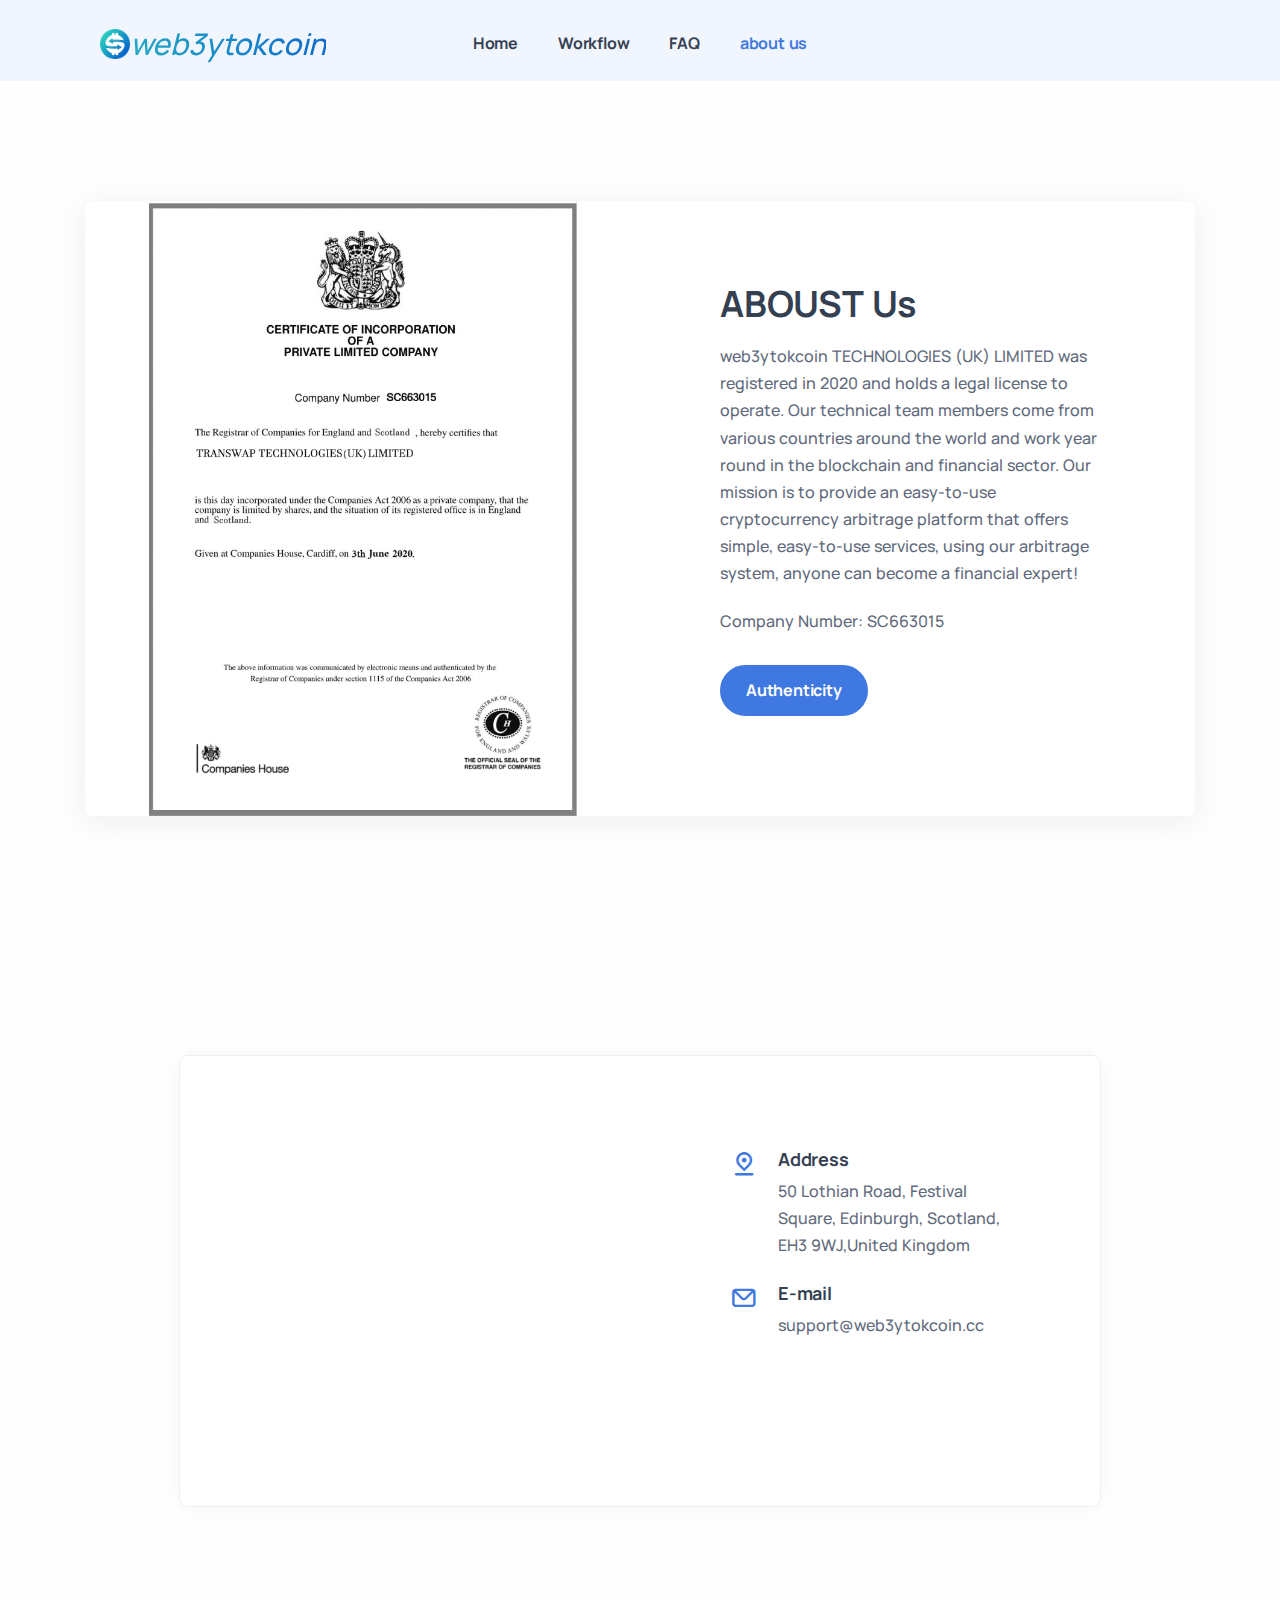
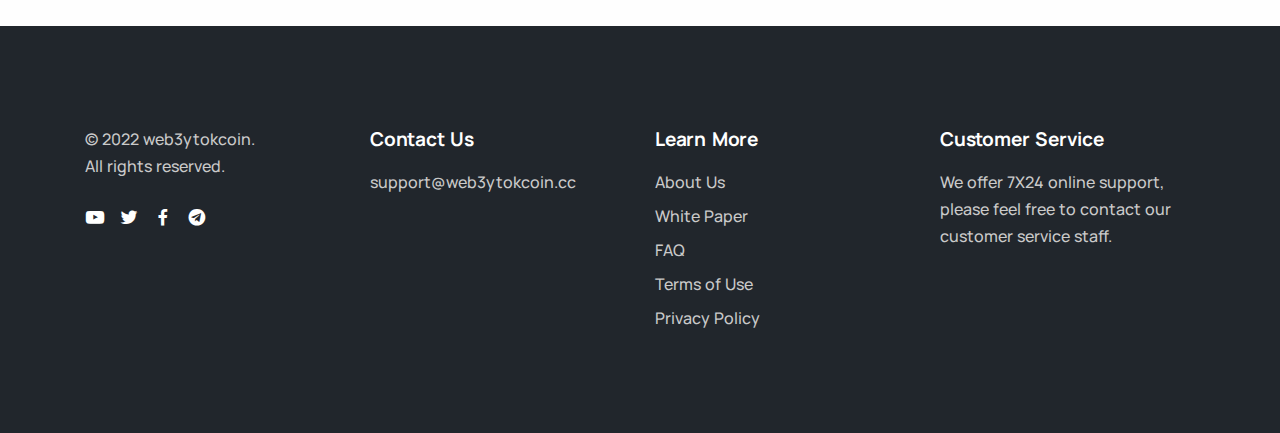
<file: dev/about us.html>
<!DOCTYPE html>
<html lang="en">

<head>
  <meta charset="utf-8">
  <meta name="viewport" content="width=device-width, initial-scale=1.0">
  <meta name="description" content="web3ytokcoin is a cryptocurrency arbitrage trading system where you can search for profitable opportunities and profit perfectly.">
  <meta name="author" content="elemis">
  <title>web3ytokcoin  & Cryptocurrency Arbitrage Trading</title>
  <link rel="stylesheet" href="assets/css/plugins.css">
  <link rel="stylesheet" href="assets/css/style.css">
    <link rel="stylesheet" href="assets/css/custom.css">

</head>

<body>
  <div class="content-wrapper">
    <header class="wrapper bg-soft-primary">
		 <div class="container">
      <nav class="navbar navbar-expand-lg center-nav transparent navbar-light">
        <div class="container flex-lg-row flex-nowrap align-items-center">
          <div class="navbar-brand w-100">
            <a href="../index.html" class="logo-div">
              <img class="w-6" src="assets/img/logo.png" srcset="./assets/img/logo@2x.png 2x" alt="" />
              <span class="gradient-text">web3ytokcoin</span>
            </a>
          </div>
          <div class="navbar-collapse offcanvas offcanvas-nav offcanvas-start">
            <div class="offcanvas-header d-lg-none">
              <h3 class="text-white fs-30 mb-0">web3ytokcoin</h3>
              <button type="button" class="btn-close btn-close-white" data-bs-dismiss="offcanvas" aria-label="Close"></button>
            </div>
            <div class="offcanvas-body ms-lg-auto d-flex flex-column h-100">
              <ul class="navbar-nav">
                <li class="nav-item dropdown dropdown-mega">
                <li class="nav-item">
					<a class="nav-link" href="../index.html#Home">Home</a></li>
                <a class="nav-link" href="../index.html#Workflow">Workflow</a>
				  <a class="nav-link" href="../index.html#FAQ">FAQ</a>
				   <a class="nav-link active" href="about us.html">about us</a>
                  
              <!-- /.navbar-nav -->
              <div class="offcanvas-footer d-lg-none">
                <div>
                  <a href="mailto:first.last@email.com" class="link-inverse">support@web3ytokcoin.cc</a>
                  <nav class="nav social social-white mt-4">
                    <a href="about us.html#"><i class="uil uil-youtube"></i></a>
				<a href="about us.html#"><i class="uil uil-twitter"></i></a>
				<a href="about us.html#"><i class="uil uil-facebook-f"></i></a>
				<a href="about us.html#"><i class="uil uil-telegram"></i></a>
                  </nav>
                  <!-- /.social -->
                </div>
              </div>
              <!-- /.offcanvas-footer -->
            </div>
            <!-- /.offcanvas-body -->
          </div>
          <!-- /.navbar-collapse -->
          <div class="navbar-other w-100 d-flex ms-auto">
            <ul class="navbar-nav flex-row align-items-center ms-auto">
              <li class="nav-item d-lg-none">
                <button class="hamburger offcanvas-nav-btn"><span></span></button>
              </li>
            </ul>
            <!-- /.navbar-nav -->
          </div>
          <!-- /.navbar-other -->
        </div>
        <!-- /.container -->
      </nav>
      <!-- /.navbar -->
    </header>
    <!-- /header -->   
		<!-- /section --><!-- /.container -->
<!-- /section -->
<!-- /section -->
		<section class="wrapper bg-light">
  <div class="container py-14 py-md-16">
    <div class="card shadow-lg">
      <div class="row gx-0">
        <div class="col-lg-6 image-wrapper bg-image bg-cover rounded-top rounded-lg-start d-none d-md-block" data-image-src="./assets/img/England.png" srcset="./assets/img/England.png" alt="" >
                  </div>
        <!--/column -->
        <div class="col-lg-6">
          <div class="p-10 p-md-11 p-lg-13">
            <h2 class="display-4 mb-3">ABOUST Us</h2>
            <p>web3ytokcoin TECHNOLOGIES (UK) LIMITED was registered in 2020 and holds a legal license to operate. Our technical team members come from various countries around the world and work year round in the blockchain and financial sector.
Our mission is to provide an easy-to-use cryptocurrency arbitrage platform that offers simple, easy-to-use services, using our arbitrage system, anyone can become a financial expert!</p>
			 <p>Company Number: SC663015<p>
            <a href="https://find-and-update.company-information.service.gov.uk/company/SC663015" class="btn btn-primary rounded-pill mt-2">Authenticity</a>
          </div>
          <!--/div -->
        </div>
        <!--/column -->
      </div>
      <!--/.row -->
    </div>
    <!-- /.card -->
  </div>
  <!-- /.container -->
</section>
<!-- /section -->
			 <section class="wrapper bg-light">
  <div class="container py-14 py-md-16">
    <div class="row">
      <div class="col-xl-10 mx-auto">
        <div class="card">
          <div class="row gx-0">
            <div class="col-lg-6 align-self-stretch">
              <div class="map map-full rounded-top rounded-lg-start">
                <iframe src="https://www.google.com/maps/embed?pb=!1m16!1m12!1m3!1d2234.103213016002!2d-3.208654683905777!3d55.94758298441959!2m3!1f0!2f0!3f0!3m2!1i1024!2i768!4f13.1!2m1!1s50%20Lothian%20Road%2C%20Festival%20Square%2C%20Edinburgh%2C%20Scotland%2C%20EH3%209WJ!5e0!3m2!1szh-TW!2shk!4v1660161049372!5m2!1szh-TW!2shk" width="600" height="450" style="border:0;" allowfullscreen="" loading="lazy" referrerpolicy="no-referrer-when-downgrade"> style="width:100%; height: 100%; border:0" allowfullscreen></iframe>
              </div>
              <!-- /.map -->
            </div>
            <!--/column -->
            <div class="col-lg-6">
              <div class="p-10 p-md-11 p-lg-14">
                <div class="d-flex flex-row">
                  <div>
                    <div class="icon text-primary fs-28 me-4 mt-n1"> <i class="uil uil-location-pin-alt"></i> </div>
                  </div>
                  <div class="align-self-start justify-content-start">
                    <h5 class="mb-1">Address</h5>
                    <address>50 Lothian Road, Festival Square, Edinburgh, Scotland, EH3 9WJ,United Kingdom</address>
                  </div>
                </div>
                <!--/div -->
                <div class="d-flex flex-row">
                  

                
                <!--/div -->
                <div class="d-flex flex-row">
                  <div>
                    <div class="icon text-primary fs-28 me-4 mt-n1"> <i class="uil uil-envelope"></i> </div>
                  </div>
                  <div>
                    <h5 class="mb-1">E-mail</h5>
                    <p class="mb-0"><a href="mailto:sandbox@email.com" class="link-body">support@web3ytokcoin.cc</a></p>
                  </div>
                </div>
                <!--/div -->
              </div>
              <!--/div -->
            </div>
            <!--/column -->
          </div>
          <!--/.row -->
        </div>
        <!-- /.card -->
      </div>
      <!-- /column -->
    </div>
    <!-- /.row -->
  </div>
  <!-- /.container -->
</section>
<!-- /section -->
<footer class="bg-dark text-inverse">
    <div class="container py-13 py-md-15">
      <div class="row gy-6 gy-lg-0">
        <div class="col-md-4 col-lg-3">
          <div class="widget">
            <p class="mb-4">© 2022 web3ytokcoin. <br class="d-none d-lg-block" />All rights reserved.</p>
            <nav class="nav social social-white">
              <a href="about us.html#"><i class="uil uil-youtube"></i></a>
				<a href="about us.html#"><i class="uil uil-twitter"></i></a>
				<a href="about us.html#"><i class="uil uil-facebook-f"></i></a>
				<a href="about us.html#"><i class="uil uil-telegram"></i></a>
            </nav>
            <!-- /.social -->
          </div>
          <!-- /.widget -->
        </div>
        <!-- /column -->
        <div class="col-md-4 col-lg-3">
          <div class="widget">
            <h4 class="widget-title text-white mb-3">Contact Us</h4>
            <a href="mailto:#">support@web3ytokcoin.cc</a><br /> 
          </div>
          <!-- /.widget -->
        </div>
        <!-- /column -->
        <div class="col-md-4 col-lg-3">
          <div class="widget">
            <h4 class="widget-title text-white mb-3">Learn More</h4>
            <ul class="list-unstyled  mb-0">
              <li><a href="about us.html">About Us</a></li>
              <li><a href="https://web3ytokcoin.cc/White%20Paper.pdf">White Paper</a></li>
              <li><a href="../index.html#FAQ">FAQ</a></li>
			<li><a class="link" href="tiankuan.html">Terms of Use</a>
              <li><a class="link" href="tiankuan.html">Privacy Policy</a>
            </ul>
          </div>
          <!-- /.widget -->
        </div>
        <!-- /column -->
        <div class="col-md-12 col-lg-3">
          <div class="widget">
            <h4 class="widget-title text-white mb-3">Customer Service</h4>
            <p class="mb-5">We offer 7X24 online support, please feel free to contact our customer service staff.</p>
            <div class="newsletter-wrapper">
              <!-- Begin Mailchimp Signup Form -->
              <div id="mc_embed_signup2">
                <form action="https://accounts.google.com/;id=b49ef47a9a" method="post" id="mc-embedded-subscribe-form2" name="mc-embedded-subscribe-form" class="validate dark-fields" target="_blank" novalidate>
                  <div id="mc_embed_signup_scroll2">
                    <div class="mc-field-group input-group form-floating">
                    </div>
                    <div id="mce-responses2" class="clear">
                      <div class="response" id="mce-error-response2" style="display:none"></div>
                      <div class="response" id="mce-success-response2" style="display:none"></div>
                    </div> <!-- real people should not fill this in and expect good things - do not remove this or risk form bot signups-->
                    <div style="position: absolute; left: -5000px;" aria-hidden="true"><input type="text" name="b_ddc180777a163e0f9f66ee014_4b1bcfa0bc" tabindex="-1" value=""></div>
                    <div class="clear"></div>
                  </div>
                </form>
              </div>
              <!--End mc_embed_signup-->
            </div>
            <!-- /.newsletter-wrapper -->
          </div>
          <!-- /.widget -->
        </div>
        <!-- /column -->
      </div>
      <!--/.row -->
    </div>
    <!-- /.container -->
  </footer>
  <div class="progress-wrap">
    <svg class="progress-circle svg-content" width="100%" height="100%" viewBox="-1 -1 102 102">
      <path d="M50,1 a49,49 0 0,1 0,98 a49,49 0 0,1 0,-98" />
    </svg>
  </div>
  <script src="assets/js/plugins.js"></script>
  <script src="assets/js/theme.js"></script>
</body>

</html>
</file>
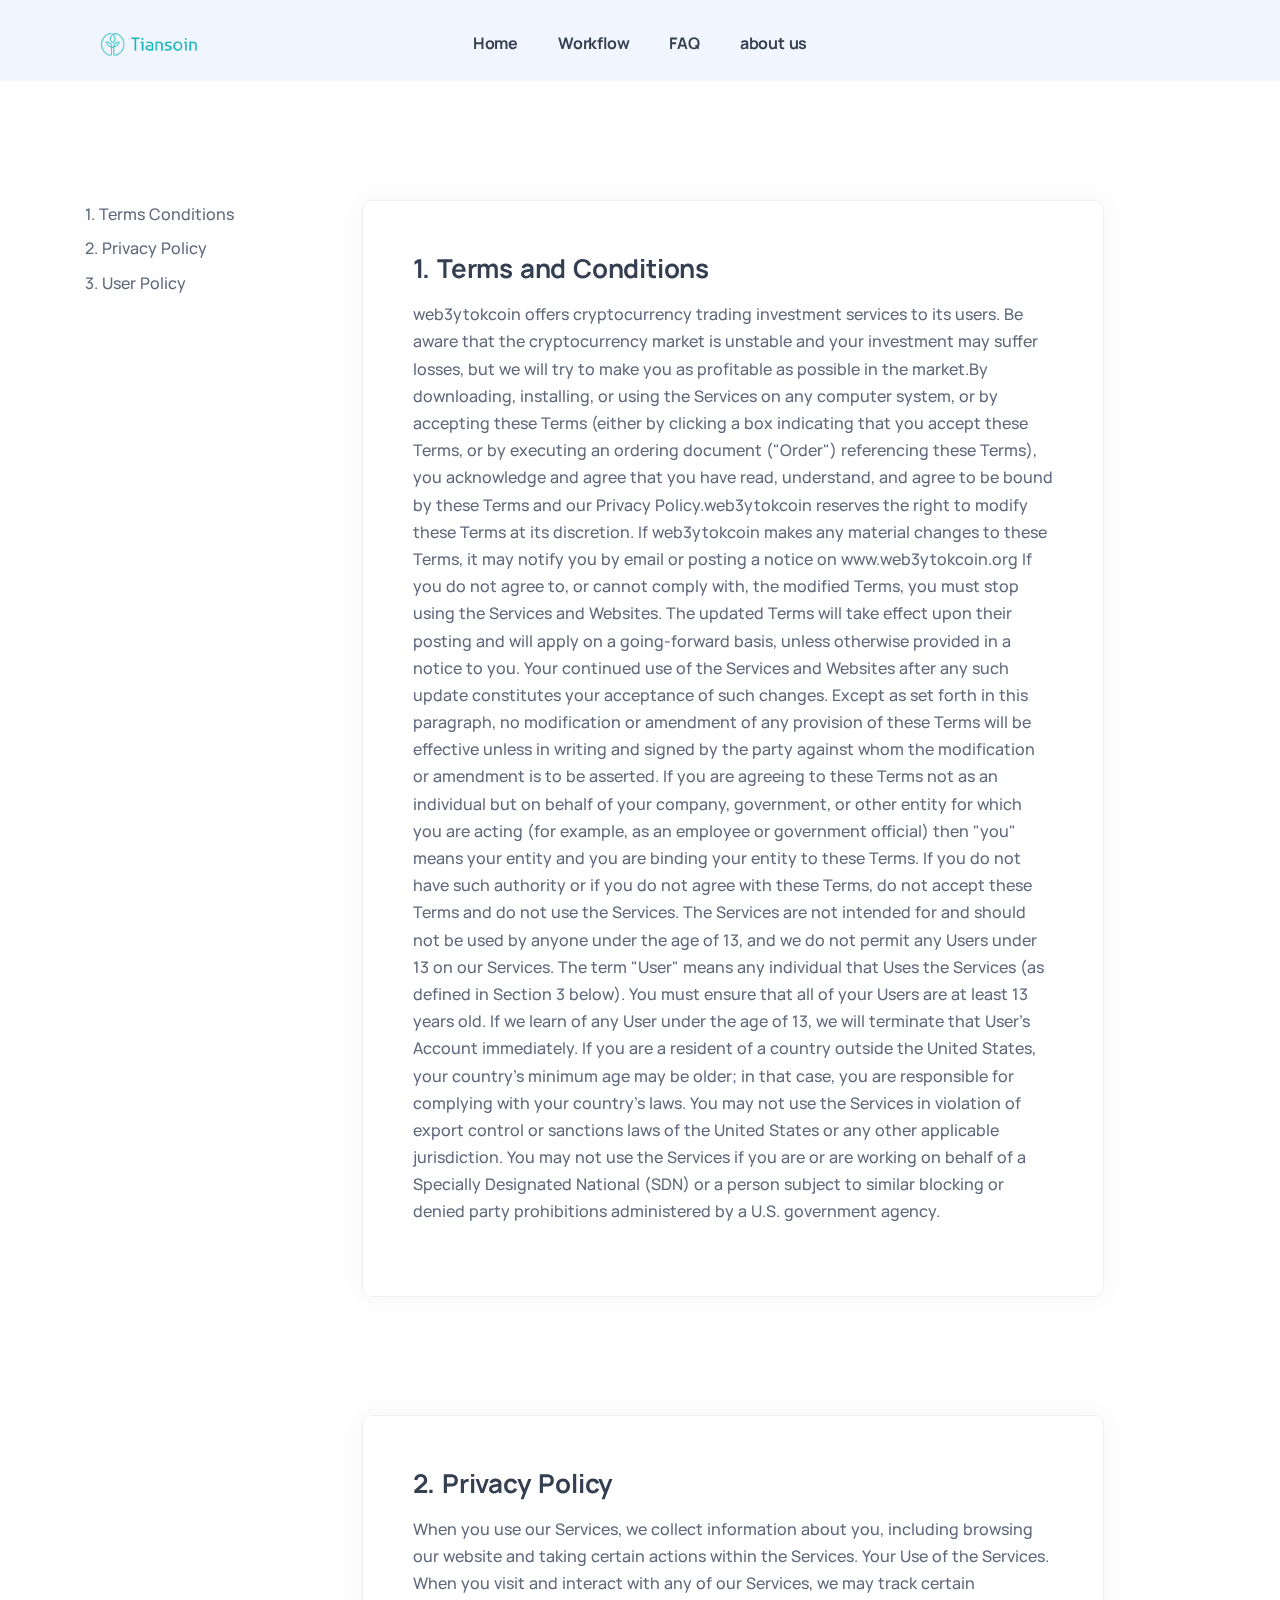
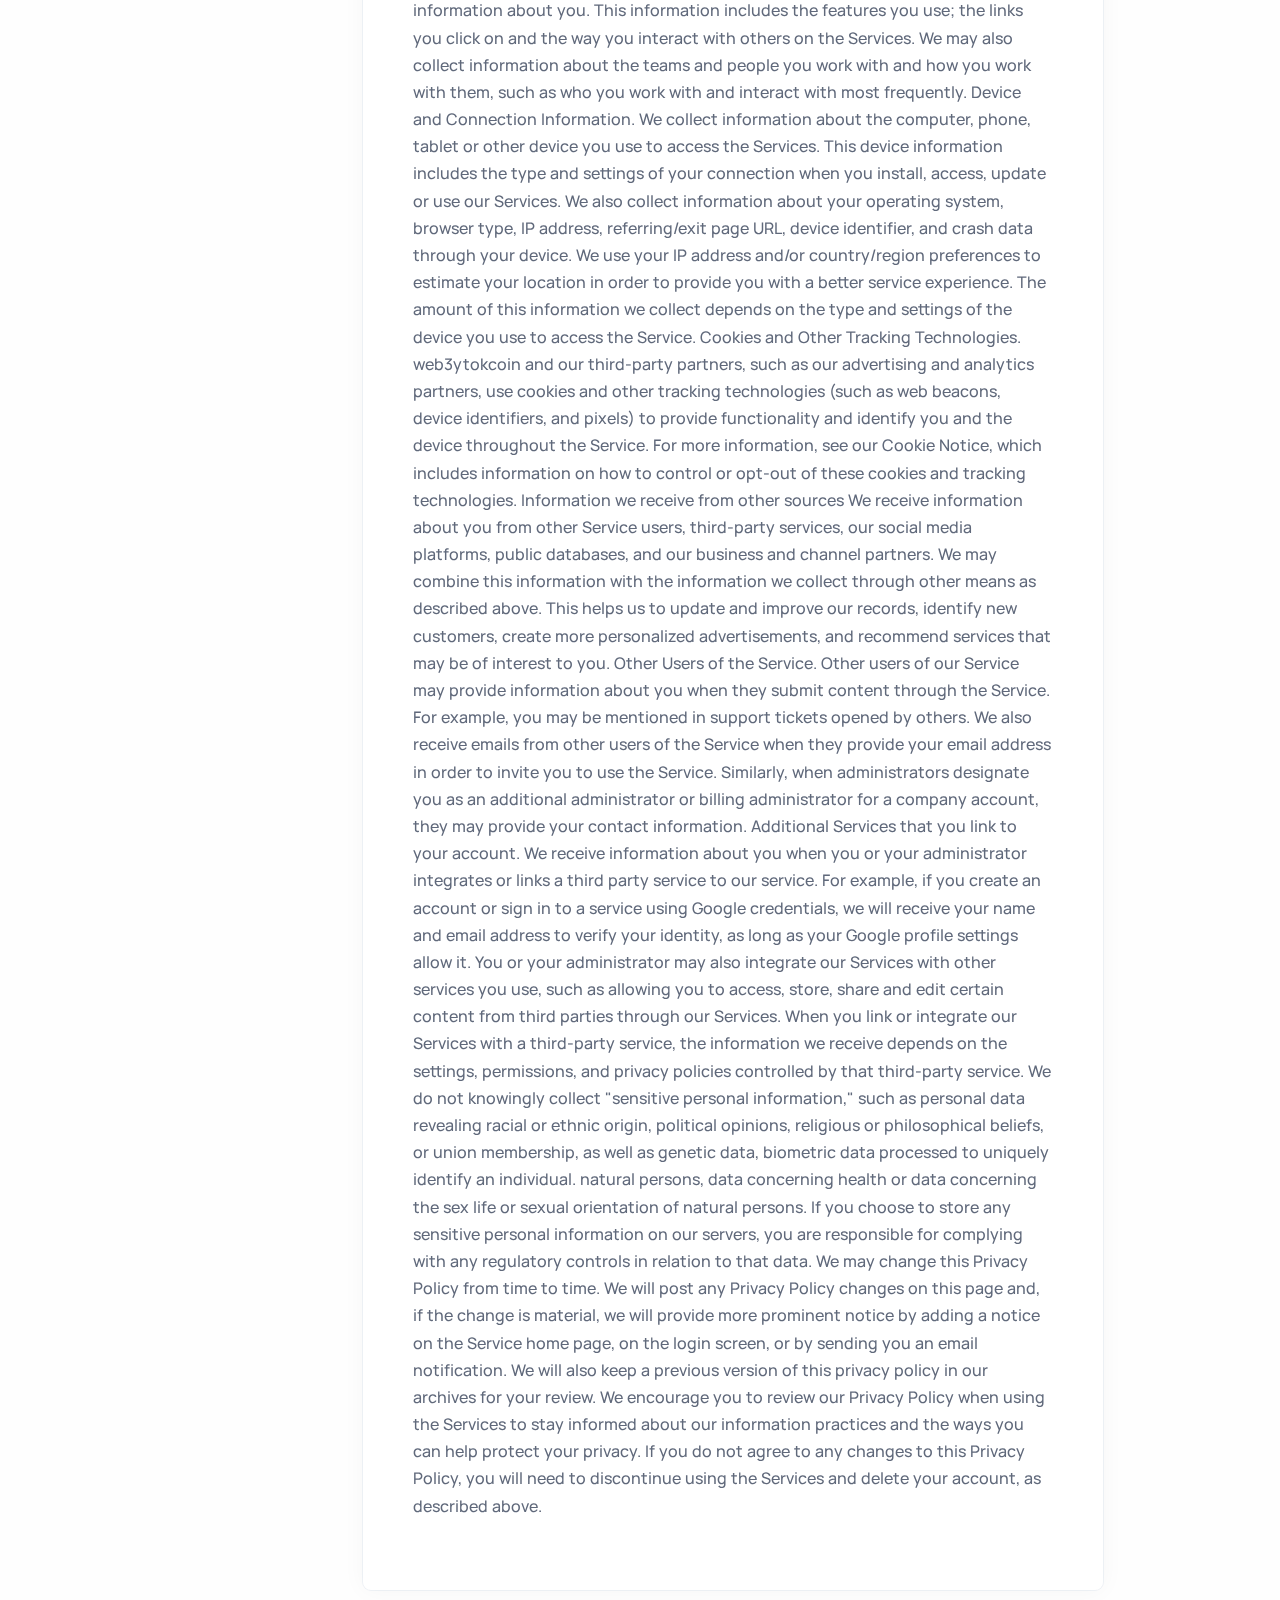
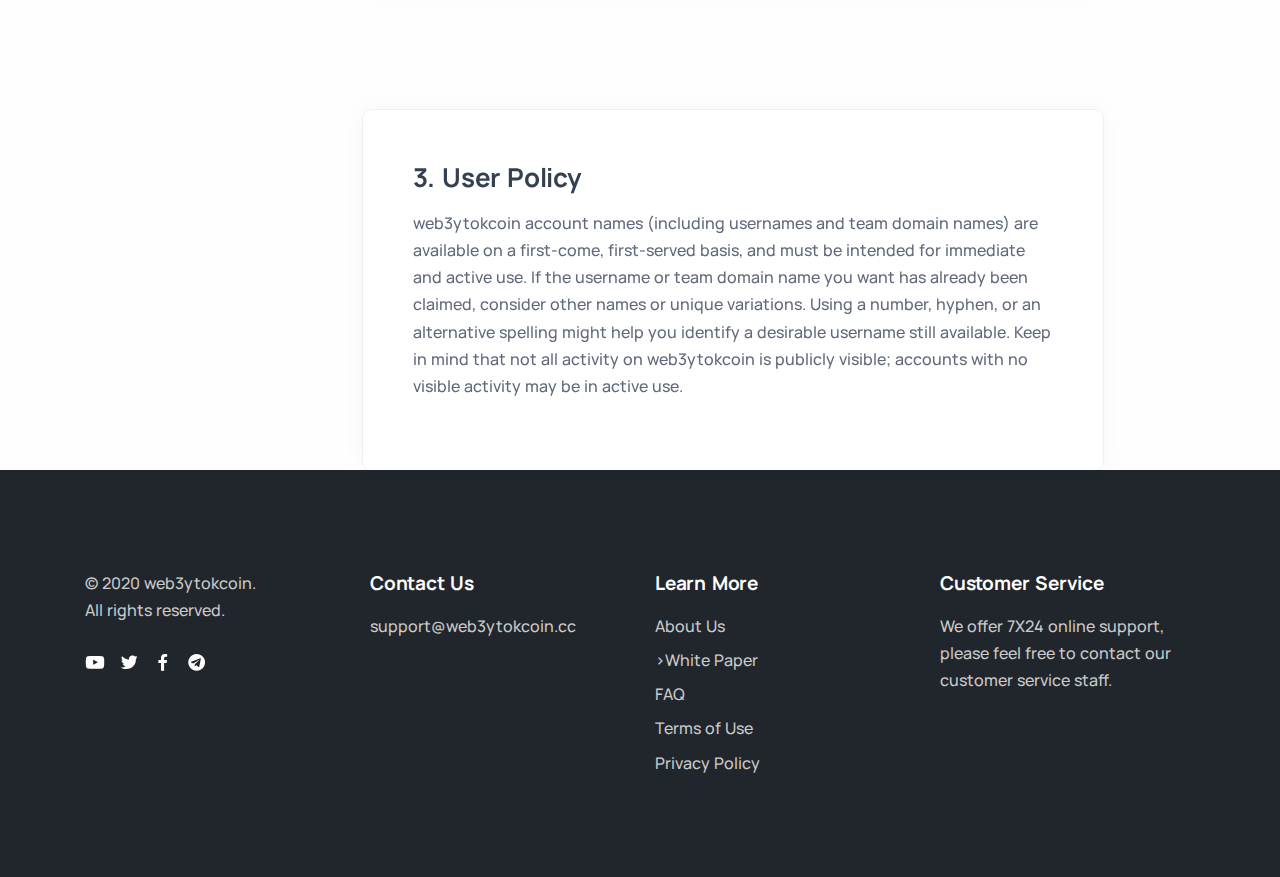
<file: dev/tiankuan.html>
<!DOCTYPE html>
<html lang="en">

<head>
  <meta charset="utf-8">
  <meta name="viewport" content="width=device-width, initial-scale=1.0">
  <meta name="description" content="web3ytokcoin is a cryptocurrency arbitrage trading system where you can search for profitable opportunities and profit perfectly.">
  <meta name="author" content="elemis">
  <title>web3ytokcoin  & Cryptocurrency Arbitrage Trading</title>
  <link rel="stylesheet" href="assets/css/plugins.css">
  <link rel="stylesheet" href="assets/css/style.css">
</head>

<body>
  <div class="content-wrapper">
    <header class="wrapper bg-soft-primary">
		 <div class="container">
      <nav class="navbar navbar-expand-lg center-nav transparent navbar-light">
        <div class="container flex-lg-row flex-nowrap align-items-center">
          <div class="navbar-brand w-100">
            <a href="../index.html">
              <img src="assets/img/Group 5.png" srcset="./assets/img/Group 5.png" alt="" />
            </a>
          </div>
          <div class="navbar-collapse offcanvas offcanvas-nav offcanvas-start">
            <div class="offcanvas-header d-lg-none">
              <h3 class="text-white fs-30 mb-0">web3ytokcoin</h3>
              <button type="button" class="btn-close btn-close-white" data-bs-dismiss="offcanvas" aria-label="Close"></button>
            </div>
            <div class="offcanvas-body ms-lg-auto d-flex flex-column h-100">
              <ul class="navbar-nav">
                <li class="nav-item dropdown dropdown-mega">
                <li class="nav-item">
					<a class="nav-link" href="../index.html">Home</a></li>
                <a class="nav-link" href="../index.html#Workflow">Workflow</a>
				  <a class="nav-link" href="../index.html#FAQ">FAQ</a>
				   <a class="nav-link" href="about us.html">about us</a>
                  
              <!-- /.navbar-nav -->
              <div class="offcanvas-footer d-lg-none">
                <div>
                  <a href="mailto:first.last@email.com" class="link-inverse">info@email.com</a>
                  <nav class="nav social social-white mt-4">
                    <a href="tiankuan.html#"><i class="uil uil-twitter"></i></a>
                    <a href="tiankuan.html#"><i class="uil uil-facebook-f"></i></a>
                    <a href="tiankuan.html#"><i class="uil uil-dribbble"></i></a>
                    <a href="tiankuan.html#"><i class="uil uil-instagram"></i></a>
                    <a href="tiankuan.html#"><i class="uil uil-youtube"></i></a>
                  </nav>
                  <!-- /.social -->
                </div>
              </div>
              <!-- /.offcanvas-footer -->
            </div>
            <!-- /.offcanvas-body -->
          </div>
          <!-- /.navbar-collapse -->
          <div class="navbar-other w-100 d-flex ms-auto">
            <ul class="navbar-nav flex-row align-items-center ms-auto">
              <li class="nav-item d-lg-none">
                <button class="hamburger offcanvas-nav-btn"><span></span></button>
              </li>
            </ul>
            <!-- /.navbar-nav -->
          </div>
          <!-- /.navbar-other -->
        </div>
        <!-- /.container -->
      </nav>
      <!-- /.navbar -->
    </header>
    <!-- /header -->   
		<!-- /section -->
<!-- /section -->
			 <div class="container">
      <div class="row gx-0">
        <aside class="col-xl-3 sidebar sticky-sidebar mt-md-0 py-16 d-none d-xl-block">
          <div class="widget">
            <nav id="sidebar-nav">
              <ul class="list-unstyled text-reset">
                <li><a class="nav-link scroll" href="tiankuan.html#terms-conditions">1. Terms Conditions</a></li>
                <li><a class="nav-link scroll" href="tiankuan.html#privacy-policy">2. Privacy Policy</a></li>
                <li><a class="nav-link scroll" href="tiankuan.html#user-policy">3. User Policy</a></li>
              </ul>
            </nav>
            <!-- /nav -->
          </div>
          <!-- /.widget -->
        </aside>
        <!-- /column -->
        <div class="col-xl-8">
          <section id="terms-conditions" class="wrapper pt-16">
            <div class="card">
              <div class="card-body p-10">
                <h2 class="mb-3">1. Terms and Conditions</h2>
                <p>web3ytokcoin offers cryptocurrency trading investment services to its users. Be aware that the cryptocurrency market is unstable and your investment may suffer losses, but we will try to make you as profitable as possible in the market.By downloading, installing, or using the Services on any computer system, or by accepting these Terms (either by clicking a box indicating that you accept these Terms, or by executing an ordering document ("Order") referencing these Terms), you acknowledge and agree that you have read, understand, and agree to be bound by these Terms and our Privacy Policy.web3ytokcoin reserves the right to modify these Terms at its discretion. If web3ytokcoin makes any material changes to these Terms, it may notify you by email or posting a notice on www.web3ytokcoin.org If you do not agree to, or cannot comply with, the modified Terms, you must stop using the Services and Websites. The updated Terms will take effect upon their posting and will apply on a going-forward basis, unless otherwise provided in a notice to you. Your continued use of the Services and Websites after any such update constitutes your acceptance of such changes. Except as set forth in this paragraph, no modification or amendment of any provision of these Terms will be effective unless in writing and signed by the party against whom the modification or amendment is to be asserted.

If you are agreeing to these Terms not as an individual but on behalf of your company, government, or other entity for which you are acting (for example, as an employee or government official) then "you" means your entity and you are binding your entity to these Terms. If you do not have such authority or if you do not agree with these Terms, do not accept these Terms and do not use the Services.

The Services are not intended for and should not be used by anyone under the age of 13, and we do not permit any Users under 13 on our Services. The term "User" means any individual that Uses the Services (as defined in Section 3 below). You must ensure that all of your Users are at least 13 years old. If we learn of any User under the age of 13, we will terminate that User's Account immediately. If you are a resident of a country outside the United States, your country's minimum age may be older; in that case, you are responsible for complying with your country's laws.

You may not use the Services in violation of export control or sanctions laws of the United States or any other applicable jurisdiction. You may not use the Services if you are or are working on behalf of a Specially Designated National (SDN) or a person subject to similar blocking or denied party prohibitions administered by a U.S. government agency.</p>
              </div>
              <!--/.card-body -->
            </div>
            <!--/.card -->
          </section>
          <section id="privacy-policy" class="wrapper pt-16">
            <div class="card">
              <div class="card-body p-10">
                <h2 class="mb-3">2. Privacy Policy</h2>
                <p>When you use our Services, we collect information about you, including browsing our website and taking certain actions within the Services.

Your Use of the Services. When you visit and interact with any of our Services, we may track certain information about you. This information includes the features you use; the links you click on and the way you interact with others on the Services. We may also collect information about the teams and people you work with and how you work with them, such as who you work with and interact with most frequently.

Device and Connection Information. We collect information about the computer, phone, tablet or other device you use to access the Services. This device information includes the type and settings of your connection when you install, access, update or use our Services. We also collect information about your operating system, browser type, IP address, referring/exit page URL, device identifier, and crash data through your device. We use your IP address and/or country/region preferences to estimate your location in order to provide you with a better service experience. The amount of this information we collect depends on the type and settings of the device you use to access the Service.

Cookies and Other Tracking Technologies. web3ytokcoin and our third-party partners, such as our advertising and analytics partners, use cookies and other tracking technologies (such as web beacons, device identifiers, and pixels) to provide functionality and identify you and the device throughout the Service. For more information, see our Cookie Notice, which includes information on how to control or opt-out of these cookies and tracking technologies.

Information we receive from other sources
We receive information about you from other Service users, third-party services, our social media platforms, public databases, and our business and channel partners. We may combine this information with the information we collect through other means as described above. This helps us to update and improve our records, identify new customers, create more personalized advertisements, and recommend services that may be of interest to you.

Other Users of the Service. Other users of our Service may provide information about you when they submit content through the Service. For example, you may be mentioned in support tickets opened by others. We also receive emails from other users of the Service when they provide your email address in order to invite you to use the Service. Similarly, when administrators designate you as an additional administrator or billing administrator for a company account, they may provide your contact information.

Additional Services that you link to your account. We receive information about you when you or your administrator integrates or links a third party service to our service. For example, if you create an account or sign in to a service using Google credentials, we will receive your name and email address to verify your identity, as long as your Google profile settings allow it. You or your administrator may also integrate our Services with other services you use, such as allowing you to access, store, share and edit certain content from third parties through our Services. When you link or integrate our Services with a third-party service, the information we receive depends on the settings, permissions, and privacy policies controlled by that third-party service.
We do not knowingly collect "sensitive personal information," such as personal data revealing racial or ethnic origin, political opinions, religious or philosophical beliefs, or union membership, as well as genetic data, biometric data processed to uniquely identify an individual. natural persons, data concerning health or data concerning the sex life or sexual orientation of natural persons. If you choose to store any sensitive personal information on our servers, you are responsible for complying with any regulatory controls in relation to that data.
We may change this Privacy Policy from time to time. We will post any Privacy Policy changes on this page and, if the change is material, we will provide more prominent notice by adding a notice on the Service home page, on the login screen, or by sending you an email notification. We will also keep a previous version of this privacy policy in our archives for your review. We encourage you to review our Privacy Policy when using the Services to stay informed about our information practices and the ways you can help protect your privacy.

If you do not agree to any changes to this Privacy Policy, you will need to discontinue using the Services and delete your account, as described above.</p>
                
              </div>
              <!--/.card-body -->
            </div>
            <!--/.card -->
          </section>
          <section id="user-policy" class="wrapper pt-16">
            <div class="card">
              <div class="card-body p-10">
                <h2 class="mb-3">3. User Policy</h2>
                <p>web3ytokcoin account names (including usernames and team domain names) are available on a first-come, first-served basis, and must be intended for immediate and active use.
If the username or team domain name you want has already been claimed, consider other names or unique variations. Using a number, hyphen, or an alternative spelling might help you identify a desirable username still available.
Keep in mind that not all activity on web3ytokcoin is publicly visible; accounts with no visible activity may be in active use.</p>
              </div>
              <!--/.card-body -->
            </div>
            <!--/.card -->
         
              </div>
              <!--/.card-body -->
            </div>
            <!--/.card -->
          </section>
        </div>
        <!-- /column -->
      </div>
      <!-- /.row -->
    </div>
    <!-- /.container -->
  </div>
  <!-- /.content-wrapper -->
<footer class="bg-dark text-inverse">
    <div class="container py-13 py-md-15">
      <div class="row gy-6 gy-lg-0">
        <div class="col-md-4 col-lg-3">
          <div class="widget">
            <p class="mb-4">© 2020 web3ytokcoin. <br class="d-none d-lg-block" />All rights reserved.</p>
            <nav class="nav social social-white">
              <a href="tiankuan.html#"><i class="uil uil-youtube"></i></a>
				<a href="tiankuan.html#"><i class="uil uil-twitter"></i></a>
				<a href="tiankuan.html#"><i class="uil uil-facebook-f"></i></a>
				<a href="tiankuan.html#"><i class="uil uil-telegram"></i></a>
            </nav>
            <!-- /.social -->
          </div>
          <!-- /.widget -->
        </div>
        <!-- /column -->
        <div class="col-md-4 col-lg-3">
          <div class="widget">
            <h4 class="widget-title text-white mb-3">Contact Us</h4>
            <a href="mailto:#">support@web3ytokcoin.cc</a><br /> 
          </div>
          <!-- /.widget -->
        </div>
        <!-- /column -->
        <div class="col-md-4 col-lg-3">
          <div class="widget">
            <h4 class="widget-title text-white mb-3">Learn More</h4>
            <ul class="list-unstyled  mb-0">
              <li><a href="about us.html">About Us</a></li>
              <li><a href="https://web3ytokcoin.cc/White%20Paper.pdf">>White Paper</a></li>
              <li><a href="../index.html#FAQ">FAQ</a></li>
			<li><a class="link" href="tiankuan.html">Terms of Use</a>
              <li><a class="link" href="tiankuan.html">Privacy Policy</a>
            </ul>
          </div>
          <!-- /.widget -->
        </div>
        <!-- /column -->
        <div class="col-md-12 col-lg-3">
          <div class="widget">
            <h4 class="widget-title text-white mb-3">Customer Service</h4>
            <p class="mb-5">We offer 7X24 online support, please feel free to contact our customer service staff.</p>
            <div class="newsletter-wrapper">
              <!-- Begin Mailchimp Signup Form -->
              <div id="mc_embed_signup2">
                <form action="https://elemisfreebies.us20.list-manage.com/subscribe/post?u=aa4947f70a475ce162057838d&amp;id=b49ef47a9a" method="post" id="mc-embedded-subscribe-form2" name="mc-embedded-subscribe-form" class="validate dark-fields" target="_blank" novalidate>
                  <div id="mc_embed_signup_scroll2">
                    <div class="mc-field-group input-group form-floating">
                    </div>
                    <div id="mce-responses2" class="clear">
                      <div class="response" id="mce-error-response2" style="display:none"></div>
                      <div class="response" id="mce-success-response2" style="display:none"></div>
                    </div> <!-- real people should not fill this in and expect good things - do not remove this or risk form bot signups-->
                    <div style="position: absolute; left: -5000px;" aria-hidden="true"><input type="text" name="b_ddc180777a163e0f9f66ee014_4b1bcfa0bc" tabindex="-1" value=""></div>
                    <div class="clear"></div>
                  </div>
                </form>
              </div>
              <!--End mc_embed_signup-->
            </div>
            <!-- /.newsletter-wrapper -->
          </div>
          <!-- /.widget -->
        </div>
        <!-- /column -->
      </div>
      <!--/.row -->
    </div>
    <!-- /.container -->
  </footer>
  <div class="progress-wrap">
    <svg class="progress-circle svg-content" width="100%" height="100%" viewBox="-1 -1 102 102">
      <path d="M50,1 a49,49 0 0,1 0,98 a49,49 0 0,1 0,-98" />
    </svg>
  </div>
  <script src="assets/js/plugins.js"></script>
  <script src="assets/js/theme.js"></script>
</body>


</html>
</file>
<file: dev/assets/css/fonts/dm.css>
@import url(https://fonts.googleapis.com/css2?family=DM+Serif+Display:ital@0;1);
.counter-wrapper .counter,
.display-1,
.display-2,
.display-3,
.display-4,
.display-5,
.display-6,
.post-title {
  font-family: "DM Serif Display";
  font-weight: 400 !important;
  word-spacing: normal !important;
  letter-spacing: normal !important
}
.display-1 {
  font-size: calc(1.385rem + 1.62vw);
  line-height: 1.1
}
@media (min-width:1200px) {
  .display-1 {
    font-size: 2.6rem
  }
}
.display-2 {
  font-size: calc(1.365rem + 1.38vw);
  line-height: 1.15
}
@media (min-width:1200px) {
  .display-2 {
    font-size: 2.4rem
  }
}
.display-3 {
  font-size: calc(1.355rem + 1.26vw);
  line-height: 1.15
}
@media (min-width:1200px) {
  .display-3 {
    font-size: 2.3rem
  }
}
.display-4 {
  font-size: calc(1.325rem + .9vw);
  line-height: 1.2
}
@media (min-width:1200px) {
  .display-4 {
    font-size: 2rem
  }
}
.display-5 {
  font-size: calc(1.305rem + .66vw);
  line-height: 1.2
}
@media (min-width:1200px) {
  .display-5 {
    font-size: 1.8rem
  }
}
.display-6 {
  font-size: calc(1.285rem + .42vw);
  line-height: 1.25
}
@media (min-width:1200px) {
  .display-6 {
    font-size: 1.6rem
  }
}
.h2.post-title,
h2.post-title {
  font-size: calc(1.265rem + .18vw)
}
@media (min-width:1200px) {
  .h2.post-title,
  h2.post-title {
    font-size: 1.4rem
  }
}
.h3.post-title,
h3.post-title {
  font-size: 1.2rem
}
.counter-wrapper .counter {
  font-size: calc(1.335rem + 1.02vw)
}
@media (min-width:1200px) {
  .counter-wrapper .counter {
    font-size: 2.1rem
  }
}
.counter-wrapper .counter.counter-lg {
  font-size: calc(1.355rem + 1.26vw)
}
@media (min-width:1200px) {
  .counter-wrapper .counter.counter-lg {
    font-size: 2.3rem
  }
}
</file>
<file: dev/assets/css/custom.css>
@charset "UTF-8";
/*!
Theme Name: Sandbox - Modern & Multipurpose Bootstrap 5 Template
Theme URI:	https://sandbox.elemisthemes.com/
Version:	3.1.0
Author:		elemis
*/
@import url("https://fonts.googleapis.com/css2?family=Manrope:wght@400;500;700");

.logo-div {
  display: flex;
  align-items: center;
}
/*实现文字颜色从红到黄的线性渐变效果*/
.gradient-text {
  font-style: italic;
  font-size: 30px;
  background: linear-gradient(
    to right,
    #24a8c3,
    #106acc
  ); /*设置渐变的方向从左到右 颜色从ff0000到ffff00*/
  -webkit-background-clip: text; /*将设置的背景颜色限制在文字中*/
  -webkit-text-fill-color: transparent; /*给文字设置成透明*/
}
</file>
